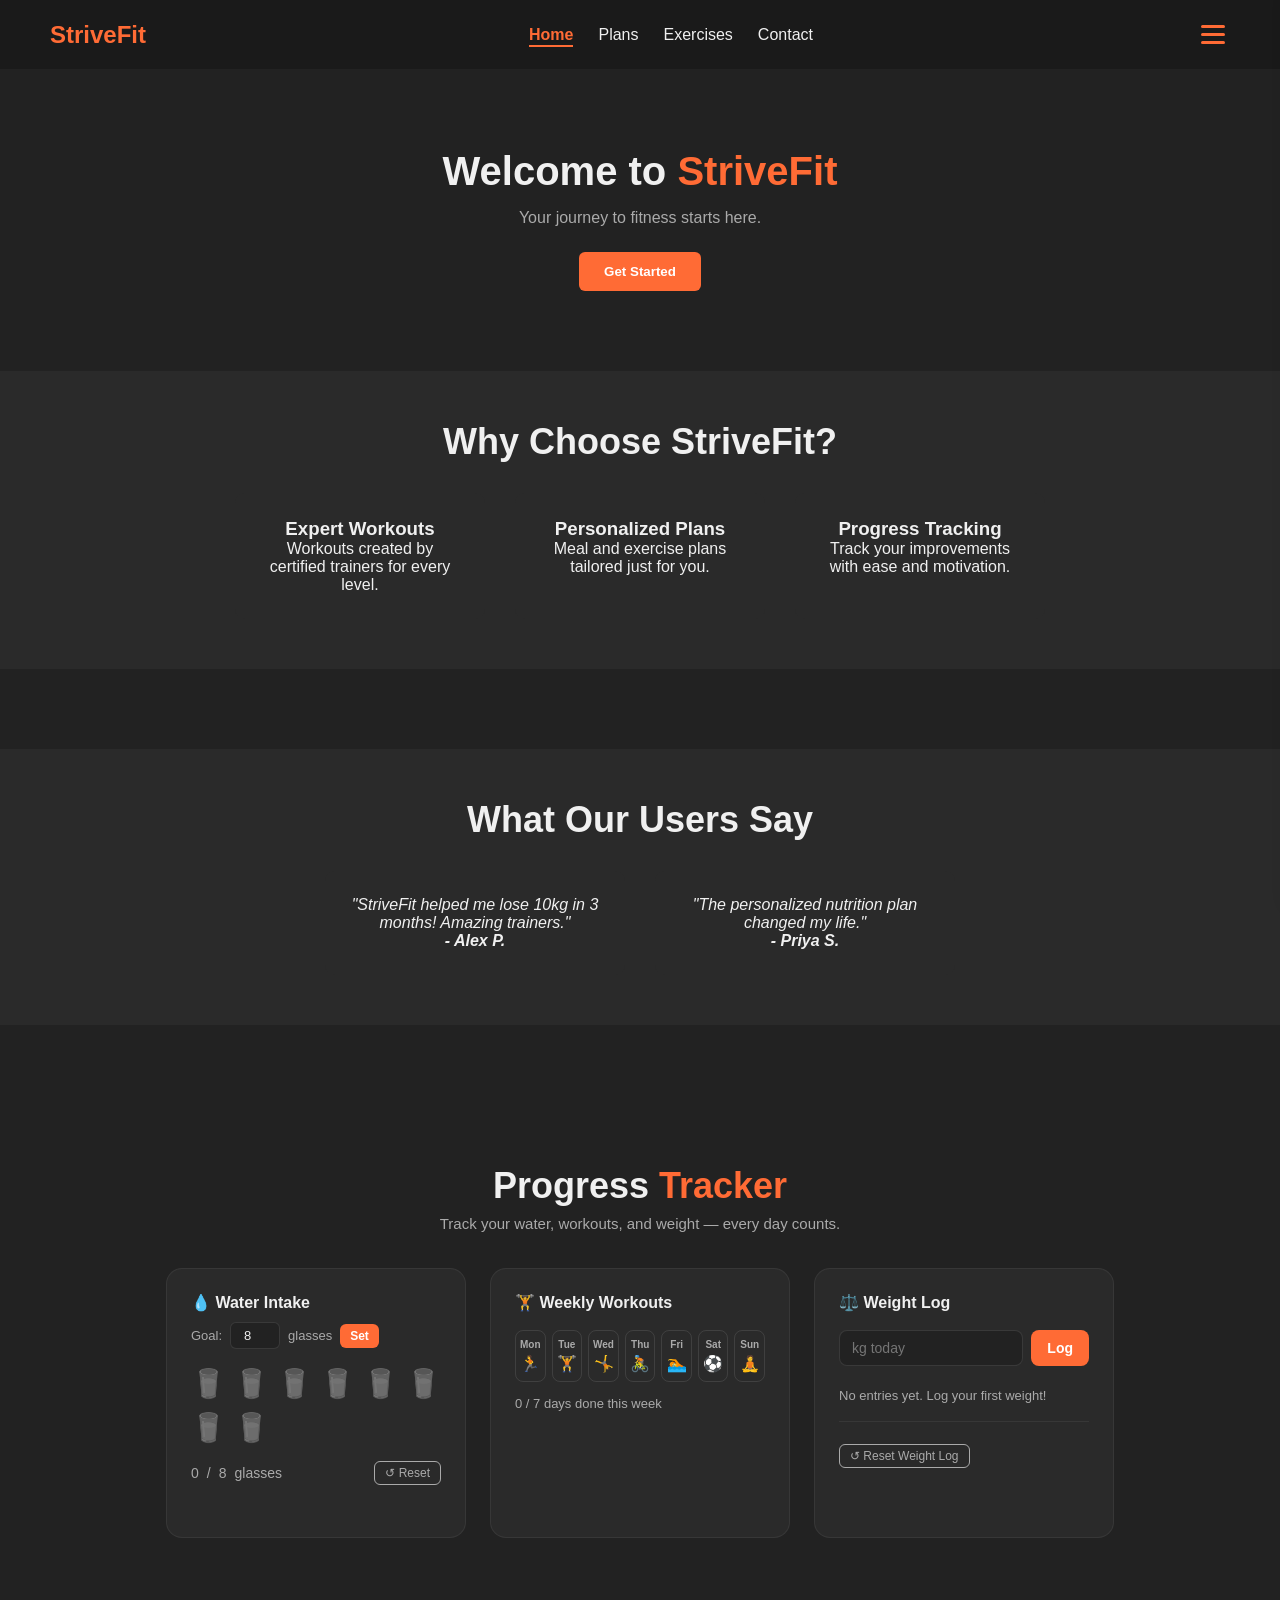
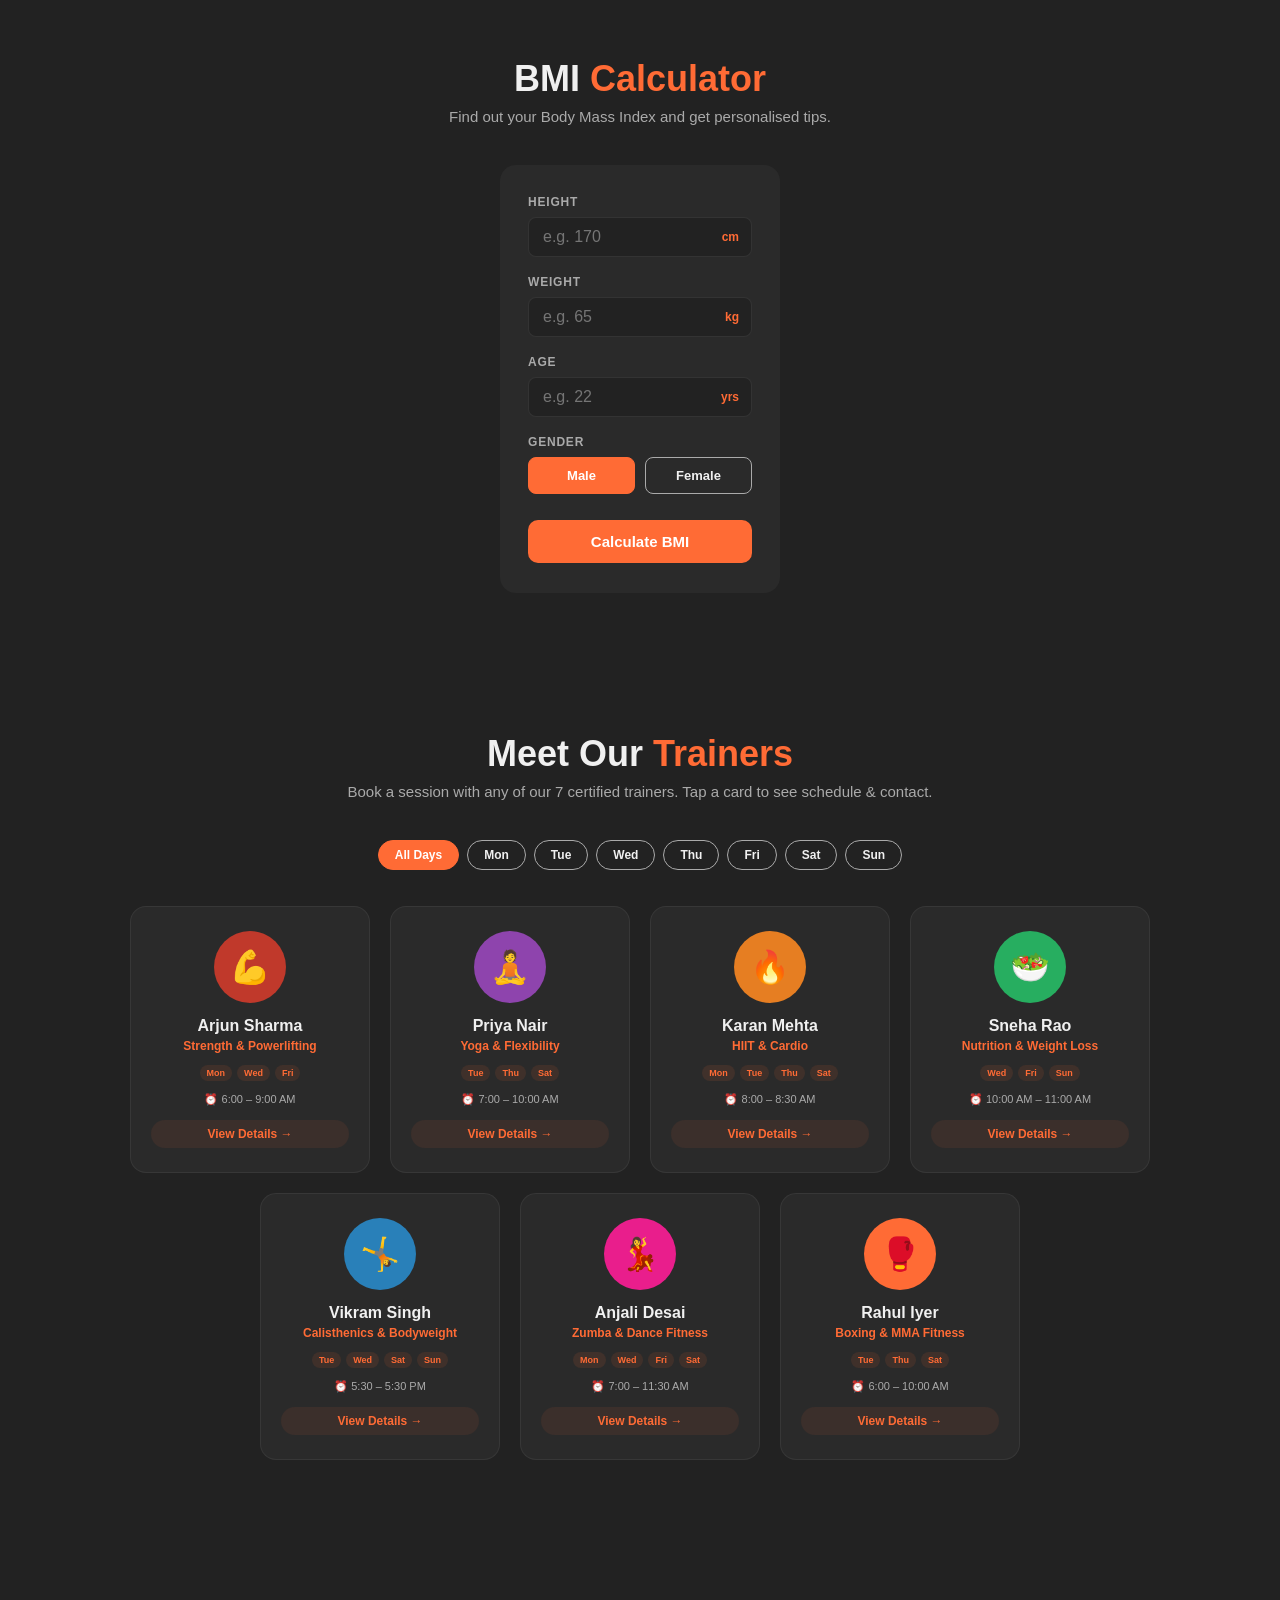
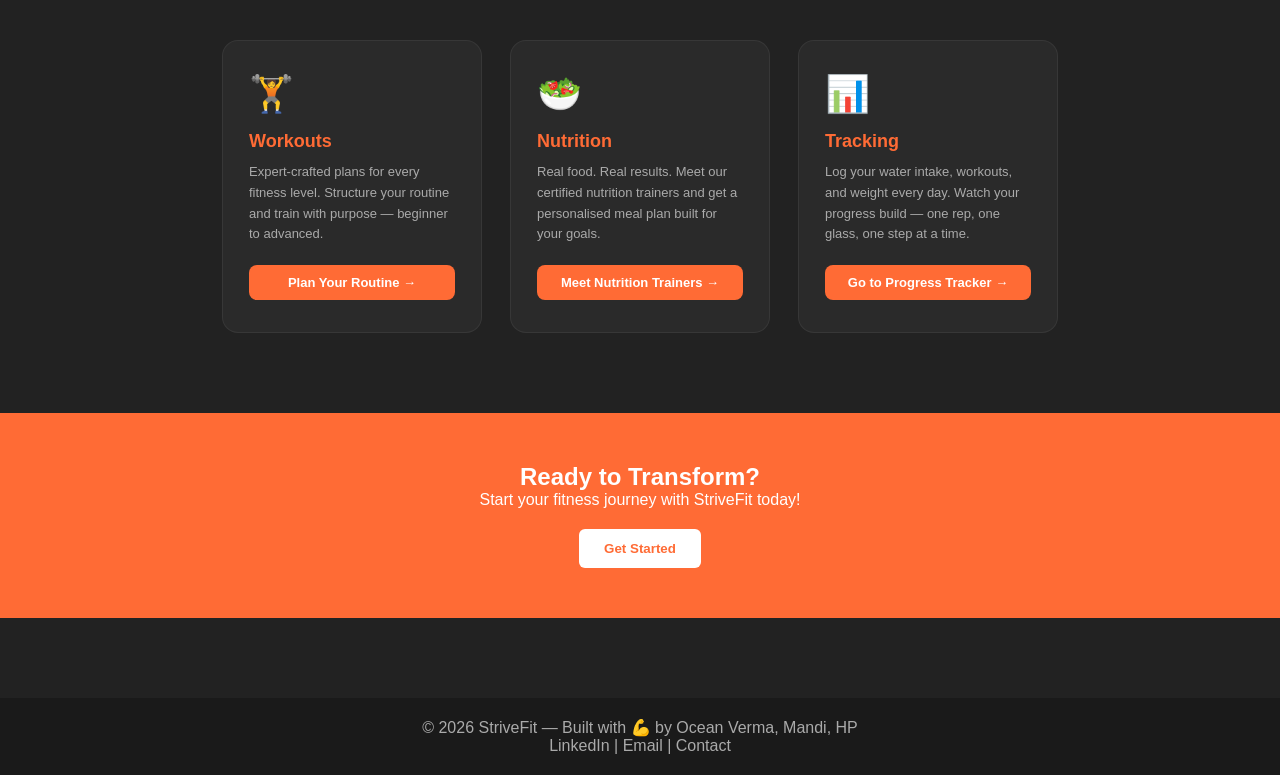
<file: index.html>
<!DOCTYPE html>
<html lang="en">
<head>
  <meta charset="UTF-8">
  <meta name="viewport" content="width=device-width, initial-scale=1.0">
  <title>StriveFit</title>
  <link rel="preconnect" href="https://fonts.googleapis.com">
  <link href="https://fonts.googleapis.com/css2?family=Bebas+Neue&family=DM+Sans:wght@300;400;500;600;700&display=swap" rel="stylesheet">
  <link rel="stylesheet" href="style.css">
</head>
<body>

<!-- Navbar -->
<nav>
  <h1>StriveFit</h1>
  <ul id="nav-links">
    <li><a href="index.html">Home</a></li>
    <li><a href="workout-plans.html">Plans</a></li>
    <li><a href="exercises.html">Exercises</a></li>
    <li><a href="contact.html">Contact</a></li>
  </ul>
  <button id="menu-btn">
    <span></span>
    <span></span>
    <span></span>
  </button>
</nav>

<!-- Overlay -->
<div id="overlay"></div>

<!-- Side Panel -->
<div id="side-panel">
  <ul class="panel-menu">
    <li><a href="index.html">Home</a></li>
    <li><button id="policy-btn">Policy</button></li>
    <li>
      <div class="theme-row">
        <span>Theme</span>
        <button class="theme-btn" id="light-btn" title="Light">☀️</button>
        <button class="theme-btn" id="dark-btn" title="Dark">🌙</button>
      </div>
    </li>
    <li>
      <div class="account-section">
        <button class="account-toggle" id="account-btn">👤 Account</button>
        <div class="account-details" id="account-details">
          <div class="user-icon">👤</div>
          <p>Email: <span>307naeco16@gmail.com</span></p>
          <p>Mobile: <span>+91 8580513002</span></p>
        </div>
      </div>
    </li>
  </ul>
</div>

<!-- Policy Popup -->
<div id="policy-popup">
  <div class="policy-box">
    <button class="policy-close" id="policy-close">✕</button>
    <h2>Privacy Policy</h2>
    <p>At StriveFit, we are committed to safeguarding the privacy and security of our website visitors and users.</p>
    <p>By accessing or using our website, you agree to the terms of this Privacy Policy.</p>
    <h3>Information Collection and Use</h3>
    <p>We may collect personally identifiable information such as your name, email address, phone number, and date of birth when you register or contact us.</p>
    <h3>Cookies and Similar Technologies</h3>
    <p>We use cookies to collect information about your interaction with our website.</p>
    <h3>Data Security</h3>
    <p>We implement appropriate security measures to protect your personal information.</p>
    <h3>Children's Privacy</h3>
    <p>Our website is not intended for children under the age of 16.</p>
    <h3>Contact Us</h3>
    <p>Questions? Mail us at: <span style="color:var(--accent-color)">307naeco16@gmail.com</span></p>
  </div>
</div>

<!-- Hero Section -->
<section class="hero">
  <h2>Welcome to <span>StriveFit</span></h2>
  <p>Your journey to fitness starts here.</p>
  <button>Get Started</button>
</section>

<section class="why-us">
  <h2>Why Choose StriveFit?</h2>
  <div class="why-cards">
    <div class="card">
      <h3>Expert Workouts</h3>
      <p>Workouts created by certified trainers for every level.</p>
    </div>
    <div class="card">
      <h3>Personalized Plans</h3>
      <p>Meal and exercise plans tailored just for you.</p>
    </div>
    <div class="card">
      <h3>Progress Tracking</h3>
      <p>Track your improvements with ease and motivation.</p>
    </div>
  </div>
</section>

<section class="testimonials">
  <h2>What Our Users Say</h2>
  <div class="testimonial-cards">
    <div class="card">
      <p>"StriveFit helped me lose 10kg in 3 months! Amazing trainers."</p>
      <h4>- Alex P.</h4>
    </div>
    <div class="card">
      <p>"The personalized nutrition plan changed my life."</p>
      <h4>- Priya S.</h4>
    </div>
  </div>
</section>

<!-- PROGRESS TRACKER SECTION -->
<section class="progress-section" id="progress-section">
  <h2>Progress <span>Tracker</span></h2>
  <p class="progress-sub">Track your water, workouts, and weight — every day counts.</p>

  <div class="progress-grid">

    <!-- WATER TRACKER -->
    <div class="tracker-card" id="water-tracker">
      <div class="tracker-header">
        <h3>💧 Water Intake</h3>
        <div class="water-goal-row">
          <label>Goal:</label>
          <input type="number" id="water-goal-input" value="8" min="1" max="20" />
          <span>glasses</span>
          <button onclick="setWaterGoal()">Set</button>
        </div>
      </div>
      <div class="glasses-container" id="glasses-container"></div>
      <div class="water-count-row">
        <span id="water-count">0</span> / <span id="water-goal-display">8</span> glasses
        <button class="reset-btn" onclick="resetWater()">↺ Reset</button>
      </div>
      <div class="water-msg" id="water-msg"></div>
    </div>

    <!-- WORKOUT CHECK-OFF -->
    <div class="tracker-card" id="workout-tracker">
      <div class="tracker-header">
        <h3>🏋️ Weekly Workouts</h3>
      </div>
      <div class="days-grid" id="days-grid"></div>
      <div class="workout-summary" id="workout-summary">0 / 7 days done this week</div>
      <div class="streak-badge" id="streak-badge" style="display:none;">🔥 <span id="streak-num">0</span> day streak!</div>
    </div>

    <!-- WEIGHT LOG -->
    <div class="tracker-card" id="weight-tracker">
      <div class="tracker-header">
        <h3>⚖️ Weight Log</h3>
      </div>
      <div class="weight-entry-row">
        <input type="number" id="weight-input" placeholder="kg today" min="20" max="300" step="0.1" />
        <button onclick="logWeight()">Log</button>
      </div>
      <div class="weight-list" id="weight-list"></div>
      <div class="weight-trend" id="weight-trend"></div>
      <!-- ✅ RESET BUTTON ADDED -->
      <button class="reset-btn" onclick="resetWeightLog()" style="margin-top:12px;">↺ Reset Weight Log</button>
    </div>

  </div>
</section>

<style>
.progress-section {
  margin-top: 80px;
  padding: 60px 20px 40px;
}
.progress-section h2 { font-size: 36px; margin-bottom: 8px; }
.progress-section h2 span { color: var(--accent-color); }
.progress-sub { color: var(--muted-text); margin-bottom: 36px; font-size: 15px; }

.progress-grid {
  display: flex;
  flex-wrap: wrap;
  justify-content: center;
  gap: 24px;
  max-width: 1050px;
  margin: 0 auto;
}

.tracker-card {
  background: var(--card-bg);
  border-radius: 16px;
  padding: 24px;
  width: 300px;
  border: 1.5px solid rgba(255,255,255,0.06);
  text-align: left;
}
.light .tracker-card { border-color: rgba(0,0,0,0.07); }

.tracker-header { margin-bottom: 18px; }
.tracker-header h3 { font-size: 16px; color: var(--text-color); margin-bottom: 10px; }

.water-goal-row {
  display: flex; gap: 8px; align-items: center;
  font-size: 13px; color: var(--muted-text);
}
.water-goal-row input {
  width: 50px; padding: 5px 8px; border-radius: 6px;
  border: 1.5px solid rgba(255,255,255,0.1);
  background: var(--bg-color); color: var(--text-color);
  font-size: 13px; text-align: center;
}
.light .water-goal-row input { border-color: rgba(0,0,0,0.12); }
.water-goal-row button {
  padding: 5px 10px; border-radius: 6px;
  background: var(--accent-color); color: #fff;
  border: none; font-size: 12px; font-weight: 700; cursor: pointer;
}

.glasses-container {
  display: flex; flex-wrap: wrap;
  gap: 8px; margin-bottom: 14px;
  min-height: 80px;
}

.glass {
  font-size: 28px; cursor: pointer;
  transition: transform 0.2s, filter 0.2s;
  filter: grayscale(1) opacity(0.35);
  user-select: none;
  animation: glassIdle 2s ease-in-out infinite alternate;
}
.glass:nth-child(2n) { animation-delay: 0.3s; }
.glass:nth-child(3n) { animation-delay: 0.6s; }

@keyframes glassIdle {
  from { transform: translateY(0); }
  to   { transform: translateY(-3px); }
}

.glass.filled {
  filter: grayscale(0) opacity(1);
  animation: glassFill 0.4s ease, glassWave 2s ease-in-out 0.4s infinite alternate;
}

@keyframes glassFill {
  0%   { transform: scale(1); }
  50%  { transform: scale(1.3); }
  100% { transform: scale(1); }
}
@keyframes glassWave {
  from { transform: translateY(0) rotate(-3deg); }
  to   { transform: translateY(-4px) rotate(3deg); }
}

.water-count-row {
  font-size: 14px; color: var(--muted-text);
  display: flex; gap: 8px; align-items: center; margin-bottom: 8px;
}
.reset-btn {
  margin-left: auto; padding: 4px 10px; border-radius: 6px;
  background: none; border: 1px solid var(--muted-text);
  color: var(--muted-text); font-size: 12px; cursor: pointer;
}
.reset-btn:hover { border-color: var(--accent-color); color: var(--accent-color); }
.water-msg { font-size: 13px; color: var(--accent-color); font-weight: 600; min-height: 20px; }

.days-grid {
  display: grid; grid-template-columns: repeat(7, 1fr);
  gap: 6px; margin-bottom: 14px;
}
.day-btn {
  display: flex; flex-direction: column; align-items: center;
  gap: 4px; padding: 8px 4px; border-radius: 8px;
  border: 1.5px solid rgba(255,255,255,0.1);
  background: none; cursor: pointer;
  transition: all 0.2s; color: var(--muted-text);
}
.light .day-btn { border-color: rgba(0,0,0,0.1); }
.day-btn .day-label { font-size: 10px; font-weight: 700; }
.day-btn .day-icon { font-size: 16px; }
.day-btn.done {
  background: rgba(0,200,100,0.15);
  border-color: #00c864;
  color: #00c864;
}
.day-btn.done .day-icon::after { content: '✓'; font-size: 14px; }
.workout-summary { font-size: 13px; color: var(--muted-text); margin-bottom: 8px; }
.streak-badge {
  font-size: 13px; font-weight: 700; color: #ff6b35;
  background: rgba(255,107,53,0.1); border-radius: 8px;
  padding: 6px 12px; display: inline-block;
}

.weight-entry-row {
  display: flex; gap: 8px; margin-bottom: 14px;
}
.weight-entry-row input {
  flex: 1; padding: 9px 12px; border-radius: 8px;
  border: 1.5px solid rgba(255,255,255,0.1);
  background: var(--bg-color); color: var(--text-color); font-size: 14px;
}
.light .weight-entry-row input { border-color: rgba(0,0,0,0.12); }
.weight-entry-row button {
  padding: 9px 16px; border-radius: 8px;
  background: var(--accent-color); color: #fff;
  border: none; font-weight: 700; cursor: pointer; font-size: 14px;
}
.weight-entry-row button:hover { background: #e05520; }

.weight-list {
  display: flex; flex-direction: column; gap: 6px;
  max-height: 160px; overflow-y: auto; margin-bottom: 10px;
}
.weight-item {
  display: flex; justify-content: space-between; align-items: center;
  font-size: 13px; padding: 6px 10px; border-radius: 6px;
  background: var(--bg-color);
}
.weight-item .wi-val { font-weight: 700; color: var(--text-color); }
.weight-item .wi-date { color: var(--muted-text); font-size: 11px; }
.weight-item .wi-delta { font-size: 11px; font-weight: 700; }
.weight-item .wi-delta.up { color: #ff503c; }
.weight-item .wi-delta.down { color: #00c864; }

.weight-trend {
  font-size: 13px; color: var(--muted-text);
  border-top: 1px solid rgba(255,255,255,0.06); padding-top: 10px;
}
.light .weight-trend { border-top-color: rgba(0,0,0,0.06); }
</style>

<script>
// ---- WATER TRACKER ----
let waterGoal = parseInt(localStorage.getItem('sf-water-goal') || '8');
let waterDrank = parseInt(localStorage.getItem('sf-water-today') || '0');

function buildGlasses() {
  const container = document.getElementById('glasses-container');
  container.innerHTML = '';
  document.getElementById('water-goal-display').textContent = waterGoal;
  document.getElementById('water-count').textContent = waterDrank;

  for (let i = 0; i < waterGoal; i++) {
    const g = document.createElement('span');
    g.className = 'glass' + (i < waterDrank ? ' filled' : '');
    g.textContent = '🥛';
    g.title = 'Glass ' + (i + 1);
    g.onclick = () => drinkGlass(i);
    container.appendChild(g);
  }

  const pct = waterDrank / waterGoal;
  const msg = document.getElementById('water-msg');
  if (waterDrank >= waterGoal) msg.textContent = '🎉 Goal reached! You\'re hydrated!';
  else if (pct >= 0.5) msg.textContent = 'Halfway there! 🌊';
  else if (pct > 0) msg.textContent = 'Keep going! 💪';
  else msg.textContent = '';
}

function drinkGlass(idx) {
  if (idx === waterDrank) waterDrank++;
  else if (idx === waterDrank - 1) waterDrank--;
  waterDrank = Math.max(0, Math.min(waterGoal, waterDrank));
  localStorage.setItem('sf-water-today', waterDrank);
  buildGlasses();
}

function setWaterGoal() {
  const val = parseInt(document.getElementById('water-goal-input').value);
  if (val >= 1 && val <= 20) {
    waterGoal = val;
    waterDrank = 0;
    localStorage.setItem('sf-water-goal', waterGoal);
    localStorage.setItem('sf-water-today', 0);
    buildGlasses();
  }
}

function resetWater() {
  waterDrank = 0;
  localStorage.setItem('sf-water-today', 0);
  buildGlasses();
}

// ---- WORKOUT TRACKER ----
const DAYS = ['Mon', 'Tue', 'Wed', 'Thu', 'Fri', 'Sat', 'Sun'];
const DAY_ICONS = ['🏃', '🏋️', '🤸', '🚴', '🏊', '⚽', '🧘'];

function getWeekKey() {
  const now = new Date();
  const start = new Date(now);
  start.setDate(now.getDate() - now.getDay());
  return 'sf-week-' + start.toISOString().slice(0, 10);
}

function buildWorkout() {
  const key = getWeekKey();
  const done = JSON.parse(localStorage.getItem(key) || '[]');
  const grid = document.getElementById('days-grid');
  grid.innerHTML = '';

  DAYS.forEach((day, i) => {
    const btn = document.createElement('button');
    btn.className = 'day-btn' + (done.includes(i) ? ' done' : '');
    btn.innerHTML = `<span class="day-label">${day}</span><span class="day-icon">${done.includes(i) ? '' : DAY_ICONS[i]}</span>`;
    btn.onclick = () => toggleDay(i);
    grid.appendChild(btn);
  });

  const count = done.length;
  document.getElementById('workout-summary').textContent = `${count} / 7 days done this week`;

  const streak = parseInt(localStorage.getItem('sf-streak') || '0');
  const badge = document.getElementById('streak-badge');
  if (streak > 0) {
    badge.style.display = 'inline-block';
    document.getElementById('streak-num').textContent = streak;
  }
}

function toggleDay(idx) {
  const key = getWeekKey();
  let done = JSON.parse(localStorage.getItem(key) || '[]');
  if (done.includes(idx)) done = done.filter(d => d !== idx);
  else done.push(idx);
  localStorage.setItem(key, JSON.stringify(done));

  let streak = done.length;
  localStorage.setItem('sf-streak', streak);
  buildWorkout();
}

// ---- WEIGHT LOG ----
function logWeight() {
  const val = parseFloat(document.getElementById('weight-input').value);
  if (!val || val < 20 || val > 300) { alert('Enter a valid weight (20–300 kg)'); return; }

  const logs = JSON.parse(localStorage.getItem('sf-weights') || '[]');
  const today = new Date().toLocaleDateString('en-IN', { day: '2-digit', month: 'short' });
  logs.unshift({ val, date: today });
  if (logs.length > 10) logs.pop();
  localStorage.setItem('sf-weights', JSON.stringify(logs));
  document.getElementById('weight-input').value = '';
  renderWeightLog();
}

// ✅ NEW: Reset weight log
function resetWeightLog() {
  if (confirm('Clear all weight log entries?')) {
    localStorage.removeItem('sf-weights');
    renderWeightLog();
  }
}

function renderWeightLog() {
  const logs = JSON.parse(localStorage.getItem('sf-weights') || '[]');
  const list = document.getElementById('weight-list');
  list.innerHTML = '';

  if (logs.length === 0) {
    list.innerHTML = '<p style="color:var(--muted-text);font-size:13px;padding:8px 0;">No entries yet. Log your first weight!</p>';
    document.getElementById('weight-trend').textContent = '';
    return;
  }

  logs.forEach((entry, i) => {
    const prev = logs[i + 1];
    let deltaHTML = '';
    if (prev) {
      const diff = (entry.val - prev.val).toFixed(1);
      const cls = diff > 0 ? 'up' : 'down';
      const arrow = diff > 0 ? '▲' : '▼';
      deltaHTML = `<span class="wi-delta ${cls}">${arrow} ${Math.abs(diff)}</span>`;
    }
    list.innerHTML += `
      <div class="weight-item">
        <span class="wi-val">${entry.val} kg</span>
        <span class="wi-date">${entry.date}</span>
        ${deltaHTML}
      </div>`;
  });

  if (logs.length >= 2) {
    const diff = (logs[0].val - logs[logs.length - 1].val).toFixed(1);
    const trend = diff < 0 ? `↓ ${Math.abs(diff)} kg lost overall 🎉` : diff > 0 ? `↑ ${diff} kg gained overall` : 'Weight stable ✓';
    document.getElementById('weight-trend').textContent = trend;
  }
}

buildGlasses();
buildWorkout();
renderWeightLog();
</script>

<!-- BMI CALCULATOR -->
<section class="bmi-section" id="bmi">
  <h2>BMI <span style="color:var(--accent-color)">Calculator</span></h2>
  <p class="section-sub">Find out your Body Mass Index and get personalised tips.</p>

  <div class="bmi-wrapper">
    <div class="bmi-form-box">
      <div class="bmi-field">
        <label>Height</label>
        <div class="bmi-input-row">
          <input type="number" id="bmi-height" placeholder="e.g. 170" min="50" max="250" />
          <span class="bmi-unit">cm</span>
        </div>
      </div>
      <div class="bmi-field">
        <label>Weight</label>
        <div class="bmi-input-row">
          <input type="number" id="bmi-weight" placeholder="e.g. 65" min="10" max="300" />
          <span class="bmi-unit">kg</span>
        </div>
      </div>
      <div class="bmi-field">
        <label>Age</label>
        <div class="bmi-input-row">
          <input type="number" id="bmi-age" placeholder="e.g. 22" min="5" max="100" />
          <span class="bmi-unit">yrs</span>
        </div>
      </div>
      <div class="bmi-field">
        <label>Gender</label>
        <div class="bmi-gender-row">
          <button class="gender-btn active" id="gender-male" onclick="selectGender('male')">Male</button>
          <button class="gender-btn" id="gender-female" onclick="selectGender('female')">Female</button>
        </div>
      </div>
      <button class="bmi-calc-btn" onclick="calculateBMI()">Calculate BMI</button>
    </div>

    <div class="bmi-result-box" id="bmi-result-box" style="display:none;">
      <div class="bmi-gif" id="bmi-gif">😊</div>
      <div class="bmi-number" id="bmi-number">--</div>
      <div class="bmi-category" id="bmi-category">--</div>
      <div class="bmi-scale">
        <div class="bmi-scale-bar">
          <div class="bmi-scale-fill" id="bmi-scale-fill"></div>
          <div class="bmi-scale-marker" id="bmi-scale-marker"></div>
        </div>
        <div class="bmi-scale-labels">
          <span>Underweight</span><span>Normal</span><span>Overweight</span><span>Obese</span>
        </div>
      </div>
      <button class="bmi-suggest-btn" id="bmi-suggest-btn" onclick="toggleSuggestions()">Need Suggestions to Improve →</button>
    </div>

    <div class="bmi-suggestions-box" id="bmi-suggestions-box" style="display:none;">
      <h3 id="suggest-title">Suggestions</h3>
      <ul class="suggest-list" id="suggest-list"></ul>
    </div>
  </div>
</section>

<style>
.bmi-section { padding: 80px 20px 60px; background: var(--bg-color); }
.bmi-section h2 { font-size: 36px; margin-bottom: 8px; }
.section-sub { color: var(--muted-text); margin-bottom: 40px; font-size: 15px; }
.bmi-wrapper { display: flex; justify-content: center; align-items: flex-start; gap: 24px; flex-wrap: wrap; max-width: 1000px; margin: 0 auto; }
.bmi-form-box { background: var(--card-bg); border-radius: 16px; padding: 30px 28px; width: 280px; text-align: left; }
.bmi-field { margin-bottom: 18px; }
.bmi-field label { display: block; font-size: 12px; font-weight: 700; color: var(--muted-text); text-transform: uppercase; letter-spacing: 0.8px; margin-bottom: 8px; }
.bmi-input-row { display: flex; align-items: center; background: var(--bg-color); border-radius: 8px; border: 1.5px solid rgba(255,255,255,0.08); overflow: hidden; }
.light .bmi-input-row { border: 1.5px solid rgba(0,0,0,0.1); }
.bmi-input-row input { flex: 1; background: none; border: none; outline: none; padding: 10px 14px; color: var(--text-color); font-size: 16px; width: 100%; }
.bmi-unit { padding: 0 12px; font-size: 12px; font-weight: 700; color: var(--accent-color); }
.bmi-gender-row { display: flex; gap: 10px; }
.gender-btn { flex: 1; padding: 10px; border-radius: 8px; border: 1.5px solid var(--muted-text); background: none; color: var(--text-color); font-size: 13px; font-weight: 600; cursor: pointer; transition: all 0.2s; }
.gender-btn.active { background: var(--accent-color); border-color: var(--accent-color); color: #fff; }
.bmi-calc-btn { width: 100%; padding: 13px; background: var(--accent-color); color: #fff; border: none; border-radius: 10px; font-size: 15px; font-weight: 700; cursor: pointer; margin-top: 8px; transition: background 0.2s, transform 0.1s; }
.bmi-calc-btn:hover { background: #e05520; }
.bmi-calc-btn:active { transform: scale(0.98); }
.bmi-result-box { background: var(--card-bg); border-radius: 16px; padding: 30px 28px; width: 260px; text-align: center; animation: fadeInUp 0.4s ease; }
@keyframes fadeInUp { from { opacity: 0; transform: translateY(20px); } to { opacity: 1; transform: translateY(0); } }
.bmi-gif { font-size: 72px; margin-bottom: 12px; animation: bounce 0.8s ease infinite alternate; line-height: 1; }
@keyframes bounce { from { transform: translateY(0); } to { transform: translateY(-10px); } }
.bmi-number { font-size: 52px; font-weight: 800; color: var(--accent-color); line-height: 1; }
.bmi-category { font-size: 18px; font-weight: 700; margin: 8px 0 20px; color: var(--text-color); }
.bmi-scale { margin-bottom: 20px; }
.bmi-scale-bar { position: relative; height: 10px; border-radius: 10px; background: linear-gradient(to right, #4fc3f7, #66bb6a, #ffb400, #ff503c); margin-bottom: 6px; }
.bmi-scale-marker { position: absolute; top: -5px; width: 20px; height: 20px; border-radius: 50%; background: #fff; border: 3px solid var(--accent-color); transform: translateX(-50%); transition: left 0.6s cubic-bezier(.34,1.56,.64,1); }
.bmi-scale-labels { display: flex; justify-content: space-between; font-size: 10px; color: var(--muted-text); }
.bmi-suggest-btn { width: 100%; padding: 11px; background: none; border: 2px solid var(--accent-color); color: var(--accent-color); border-radius: 10px; font-size: 13px; font-weight: 700; cursor: pointer; transition: all 0.2s; }
.bmi-suggest-btn:hover { background: var(--accent-color); color: #fff; }
.bmi-suggestions-box { background: var(--card-bg); border-radius: 16px; padding: 28px 24px; width: 260px; text-align: left; animation: fadeInUp 0.4s ease; }
.bmi-suggestions-box h3 { color: var(--accent-color); font-size: 16px; margin-bottom: 16px; font-weight: 700; }
.suggest-list { list-style: none; padding: 0; }
.suggest-list li { display: flex; align-items: flex-start; gap: 10px; font-size: 13px; color: var(--muted-text); padding: 8px 0; border-bottom: 1px solid rgba(255,255,255,0.06); line-height: 1.5; }
.light .suggest-list li { border-bottom: 1px solid rgba(0,0,0,0.07); }
.suggest-list li::before { content: '✦'; color: var(--accent-color); font-size: 10px; margin-top: 3px; flex-shrink: 0; }
</style>

<script>
let selectedGender = 'male';
let suggestionsVisible = false;

function selectGender(g) {
  selectedGender = g;
  document.getElementById('gender-male').classList.toggle('active', g === 'male');
  document.getElementById('gender-female').classList.toggle('active', g === 'female');
}

const suggestionMap = {
  underweight: { title: '💪 Tips to Gain Healthy Weight', items: ['Eat calorie-dense foods: nuts, avocado, whole grains.','Add a protein shake or smoothie between meals.','Do resistance training 3x per week to build muscle.','Eat 5–6 smaller meals instead of 3 large ones.','Track your calories and aim for a 300–500 kcal surplus.','Sleep 7–9 hours — growth hormone peaks at night.'] },
  normal: { title: '🌟 Keep Up the Great Work!', items: ['Maintain balanced meals: 50% veg, 25% protein, 25% carbs.','Stay active with 150 min of moderate exercise per week.','Drink at least 8 glasses of water daily.','Get annual health check-ups to monitor key markers.','Prioritise sleep and stress management.','You\'re in the healthy range — consistency is key!'] },
  overweight: { title: '🥗 Tips to Reach a Healthy Weight', items: ['Create a moderate calorie deficit of 300–500 kcal/day.','Swap refined carbs for whole grains.','Walk at least 10,000 steps daily.','Include 25–30g of protein at every meal to stay full.','Reduce sugary drinks — replace with water or green tea.','Strength training preserves muscle while losing fat.'] },
  obese: { title: '❤️ Start Your Health Journey Today', items: ['Consult a doctor or dietitian for a personalised plan.','Start with low-impact exercise: walking, swimming, cycling.','Cut out ultra-processed foods and cook at home more.','Lose weight gradually: 0.5–1 kg/week is sustainable.','Track what you eat using an app like MyFitnessPal.','Small habits compound — celebrate every win!'] }
};

function calculateBMI() {
  const h = parseFloat(document.getElementById('bmi-height').value);
  const w = parseFloat(document.getElementById('bmi-weight').value);
  const a = parseFloat(document.getElementById('bmi-age').value);
  if (!h || !w || !a || h < 50 || w < 10 || a < 5) { alert('Please enter valid height, weight, and age.'); return; }
  const bmi = w / ((h / 100) ** 2);
  const rounded = bmi.toFixed(1);
  let category, gif, markerPos, color;
  if (bmi < 18.5) { category = 'Underweight'; gif = '😟'; markerPos = 8; color = '#4fc3f7'; }
  else if (bmi < 25) { category = 'Normal Weight'; gif = '🎉'; markerPos = 32; color = '#66bb6a'; }
  else if (bmi < 30) { category = 'Overweight'; gif = '😬'; markerPos = 62; color = '#ffb400'; }
  else { category = 'Obese'; gif = '😥'; markerPos = 88; color = '#ff503c'; }

  const box = document.getElementById('bmi-result-box');
  box.style.display = 'block';
  box.style.animation = 'none'; void box.offsetWidth; box.style.animation = 'fadeInUp 0.4s ease';
  document.getElementById('bmi-gif').textContent = gif;
  document.getElementById('bmi-number').textContent = rounded;
  document.getElementById('bmi-number').style.color = color;
  document.getElementById('bmi-category').textContent = category;
  document.getElementById('bmi-scale-marker').style.left = markerPos + '%';
  const key = bmi < 18.5 ? 'underweight' : bmi < 25 ? 'normal' : bmi < 30 ? 'overweight' : 'obese';
  document.getElementById('bmi-result-box').dataset.bmiKey = key;
  document.getElementById('bmi-suggestions-box').style.display = 'none';
  suggestionsVisible = false;
  document.getElementById('bmi-suggest-btn').textContent = 'Need Suggestions to Improve →';
}

function toggleSuggestions() {
  const key = document.getElementById('bmi-result-box').dataset.bmiKey;
  const box = document.getElementById('bmi-suggestions-box');
  suggestionsVisible = !suggestionsVisible;
  if (suggestionsVisible && key) {
    const data = suggestionMap[key];
    document.getElementById('suggest-title').textContent = data.title;
    document.getElementById('suggest-list').innerHTML = data.items.map(i => `<li>${i}</li>`).join('');
    box.style.display = 'block';
    box.style.animation = 'none'; void box.offsetWidth; box.style.animation = 'fadeInUp 0.4s ease';
    document.getElementById('bmi-suggest-btn').textContent = '← Hide Suggestions';
  } else {
    box.style.display = 'none';
    document.getElementById('bmi-suggest-btn').textContent = 'Need Suggestions to Improve →';
  }
}
</script>

<!-- TRAINER TIMETABLE -->
<section class="trainers-section" id="trainers">
  <h2>Meet Our <span style="color:var(--accent-color)">Trainers</span></h2>
  <p class="section-sub">Book a session with any of our 7 certified trainers. Tap a card to see schedule & contact.</p>

  <div class="trainer-day-filter" id="trainer-day-filter">
    <button class="t-day-btn active" data-day="all" onclick="filterTrainerDay(this,'all')">All Days</button>
    <button class="t-day-btn" data-day="Mon" onclick="filterTrainerDay(this,'Mon')">Mon</button>
    <button class="t-day-btn" data-day="Tue" onclick="filterTrainerDay(this,'Tue')">Tue</button>
    <button class="t-day-btn" data-day="Wed" onclick="filterTrainerDay(this,'Wed')">Wed</button>
    <button class="t-day-btn" data-day="Thu" onclick="filterTrainerDay(this,'Thu')">Thu</button>
    <button class="t-day-btn" data-day="Fri" onclick="filterTrainerDay(this,'Fri')">Fri</button>
    <button class="t-day-btn" data-day="Sat" onclick="filterTrainerDay(this,'Sat')">Sat</button>
    <button class="t-day-btn" data-day="Sun" onclick="filterTrainerDay(this,'Sun')">Sun</button>
  </div>

  <div class="trainers-grid" id="trainers-grid"></div>
  <div class="trainer-detail-panel" id="trainer-detail-panel" style="display:none;">
    <button class="trainer-detail-close" onclick="closeTrainerDetail()">✕ Close</button>
    <div class="trainer-detail-inner" id="trainer-detail-inner"></div>
  </div>
</section>

<style>
.trainers-section { padding: 80px 20px 60px; background: var(--bg-color); }
.trainers-section h2 { font-size: 36px; margin-bottom: 8px; }
.trainer-day-filter { display: flex; justify-content: center; flex-wrap: wrap; gap: 8px; margin-bottom: 36px; }
.t-day-btn { padding: 7px 16px; border-radius: 20px; border: 1.5px solid var(--muted-text); background: none; color: var(--text-color); font-size: 12px; font-weight: 700; cursor: pointer; transition: all 0.2s; }
.t-day-btn:hover { border-color: var(--accent-color); color: var(--accent-color); }
.t-day-btn.active { background: var(--accent-color); border-color: var(--accent-color); color: #fff; }
.trainers-grid { display: flex; flex-wrap: wrap; justify-content: center; gap: 20px; max-width: 1100px; margin: 0 auto 40px; }
.trainer-card { background: var(--card-bg); border-radius: 16px; padding: 24px 20px; width: 240px; cursor: pointer; transition: transform 0.25s, box-shadow 0.25s; border: 1.5px solid rgba(255,255,255,0.06); text-align: center; position: relative; }
.light .trainer-card { border: 1.5px solid rgba(0,0,0,0.07); }
.trainer-card:hover { transform: translateY(-6px); }
.trainer-card.hidden { display: none; }
.trainer-card.selected { border-color: var(--accent-color); }
.trainer-avatar { width: 72px; height: 72px; border-radius: 50%; margin: 0 auto 14px; display: flex; align-items: center; justify-content: center; font-size: 32px; font-weight: 700; color: #fff; }
.trainer-name { font-size: 16px; font-weight: 700; color: var(--text-color); margin-bottom: 4px; }
.trainer-specialty { font-size: 12px; color: var(--accent-color); font-weight: 600; margin-bottom: 12px; }
.trainer-days-row { display: flex; justify-content: center; flex-wrap: wrap; gap: 5px; margin-bottom: 12px; }
.t-day-dot { font-size: 9px; font-weight: 700; padding: 3px 7px; border-radius: 20px; background: rgba(255,107,53,0.1); color: var(--accent-color); }
.trainer-time { font-size: 11px; color: var(--muted-text); margin-bottom: 14px; }
.trainer-view-btn { font-size: 12px; font-weight: 700; color: var(--accent-color); background: rgba(255,107,53,0.08); border: none; padding: 7px 16px; border-radius: 20px; cursor: pointer; transition: background 0.2s; pointer-events: none; }
.trainer-card:hover .trainer-view-btn { background: rgba(255,107,53,0.18); }
.trainer-detail-panel { max-width: 700px; margin: 0 auto; background: var(--card-bg); border-radius: 16px; padding: 32px; position: relative; animation: fadeInUp 0.35s ease; border: 1.5px solid var(--accent-color); }
.trainer-detail-close { position: absolute; top: 16px; right: 20px; font-size: 13px; font-weight: 700; color: var(--muted-text); background: none; border: 1px solid rgba(255,255,255,0.1); padding: 5px 12px; border-radius: 20px; cursor: pointer; transition: color 0.2s; }
.trainer-detail-close:hover { color: var(--accent-color); }
.trainer-detail-inner { display: flex; gap: 28px; flex-wrap: wrap; align-items: flex-start; }
.detail-left { text-align: center; min-width: 100px; }
.detail-avatar { width: 90px; height: 90px; border-radius: 50%; display: flex; align-items: center; justify-content: center; font-size: 40px; margin: 0 auto 10px; }
.detail-right { flex: 1; text-align: left; }
.detail-right h3 { font-size: 22px; font-weight: 700; color: var(--text-color); margin-bottom: 4px; }
.detail-specialty { color: var(--accent-color); font-size: 13px; font-weight: 600; margin-bottom: 16px; }
.detail-grid { display: grid; grid-template-columns: 1fr 1fr; gap: 12px; margin-bottom: 16px; }
.detail-item label { display: block; font-size: 10px; text-transform: uppercase; letter-spacing: 0.8px; color: var(--muted-text); font-weight: 700; margin-bottom: 3px; }
.detail-item span { font-size: 13px; color: var(--text-color); font-weight: 600; }
.detail-timetable { margin-top: 16px; }
.detail-timetable h4 { font-size: 12px; text-transform: uppercase; letter-spacing: 0.8px; color: var(--muted-text); font-weight: 700; margin-bottom: 10px; }
.timetable-row { display: flex; justify-content: space-between; align-items: center; padding: 8px 0; border-bottom: 1px solid rgba(255,255,255,0.05); font-size: 13px; }
.light .timetable-row { border-bottom: 1px solid rgba(0,0,0,0.06); }
.timetable-day { color: var(--text-color); font-weight: 600; }
.timetable-time { color: var(--muted-text); }
.timetable-session { font-size: 11px; padding: 3px 8px; border-radius: 20px; background: rgba(255,107,53,0.1); color: var(--accent-color); font-weight: 700; }
.detail-contact-row { display: flex; gap: 10px; margin-top: 16px; flex-wrap: wrap; }
.contact-chip-small { display: flex; align-items: center; gap: 6px; font-size: 12px; font-weight: 600; color: var(--text-color); background: var(--bg-color); padding: 7px 14px; border-radius: 20px; text-decoration: none; border: 1px solid rgba(255,255,255,0.1); transition: border-color 0.2s; }
.light .contact-chip-small { border: 1px solid rgba(0,0,0,0.1); }
.contact-chip-small:hover { border-color: var(--accent-color); color: var(--accent-color); }
</style>

<script>
const trainersData = [
  { id:1, name:'Arjun Sharma', specialty:'Strength & Powerlifting', emoji:'💪', color:'#c0392b', exp:'8 years', cert:'NSCA-CPT', sessions:45, days:['Mon','Wed','Fri'], schedule:[{day:'Mon',time:'6:00–8:00 AM',session:'Morning Power'},{day:'Wed',time:'5:00–7:00 PM',session:'Core Strength'},{day:'Fri',time:'7:00–9:00 AM',session:'Full Body Lift'}], phone:'+91  XXXXXXXXXX', email:'arjun@strivefit.in', bio:'Specialises in progressive overload and powerlifting. Helped 200+ clients hit new PRs.' },
  { id:2, name:'Priya Nair', specialty:'Yoga & Flexibility', emoji:'🧘', color:'#8e44ad', exp:'6 years', cert:'RYT-500', sessions:38, days:['Tue','Thu','Sat'], schedule:[{day:'Tue',time:'7:00–8:30 AM',session:'Flow Yoga'},{day:'Thu',time:'6:00–7:30 PM',session:'Yin & Stretch'},{day:'Sat',time:'8:00–10:00 AM',session:'Weekend Reset'}], phone:'+91 XXXXXXXXXX', email:'priya@strivefit.in', bio:'Certified yoga instructor focused on flexibility, mindfulness, and injury prevention.' },
  { id:3, name:'Karan Mehta', specialty:'HIIT & Cardio', emoji:'🔥', color:'#e67e22', exp:'5 years', cert:'ACE-CPT', sessions:52, days:['Mon','Tue','Thu','Sat'], schedule:[{day:'Mon',time:'8:00–9:00 AM',session:'HIIT Blast'},{day:'Tue',time:'6:00–7:00 PM',session:'Cardio Circuit'},{day:'Thu',time:'7:00–8:00 AM',session:'Fat Burn HIIT'},{day:'Sat',time:'7:00–8:30 AM',session:'Weekend Burn'}], phone:'+91 XXXXXXXXXX', email:'karan@strivefit.in', bio:'High-energy HIIT specialist. Classes are intense, fun, and never boring.' },
  { id:4, name:'Sneha Rao', specialty:'Nutrition & Weight Loss', emoji:'🥗', color:'#27ae60', exp:'7 years', cert:'Certified Dietitian', sessions:30, days:['Wed','Fri','Sun'], schedule:[{day:'Wed',time:'10:00 AM–12:00 PM',session:'Meal Planning'},{day:'Fri',time:'4:00–6:00 PM',session:'Nutrition Workshop'},{day:'Sun',time:'9:00–11:00 AM',session:'Health Consult'}], phone:'+91 XXXXXXXXXX', email:'sneha@strivefit.in', bio:'Helps clients lose weight sustainably with personalised meal plans and lifestyle changes.' },
  { id:5, name:'Vikram Singh', specialty:'Calisthenics & Bodyweight', emoji:'🤸', color:'#2980b9', exp:'9 years', cert:'NASM-CPT', sessions:60, days:['Tue','Wed','Sat','Sun'], schedule:[{day:'Tue',time:'5:30–7:00 AM',session:'Bodyweight Basics'},{day:'Wed',time:'7:00–8:30 PM',session:'Bar Skills'},{day:'Sat',time:'6:00–8:00 AM',session:'Advanced Calis'},{day:'Sun',time:'4:00–5:30 PM',session:'Mobility Work'}], phone:'+91 XXXXXXXXXX', email:'vikram@strivefit.in', bio:'Master of bodyweight training. From basics to handstands — he trains all levels.' },
  { id:6, name:'Anjali Desai', specialty:'Zumba & Dance Fitness', emoji:'💃', color:'#e91e8c', exp:'4 years', cert:'ZIN Member', sessions:42, days:['Mon','Wed','Fri','Sat'], schedule:[{day:'Mon',time:'7:00–8:00 PM',session:'Zumba Fiesta'},{day:'Wed',time:'7:00–8:00 PM',session:'Dance Cardio'},{day:'Fri',time:'6:30–7:30 PM',session:'Party Zumba'},{day:'Sat',time:'10:00–11:30 AM',session:'Weekend Dance'}], phone:'+91 XXXXXXXXXX', email:'anjali@strivefit.in', bio:'Makes fitness fun! Her Zumba classes are always packed and full of energy.' },
  { id:7, name:'Rahul Iyer', specialty:'Boxing & MMA Fitness', emoji:'🥊', color:'#ff6b35', exp:'10 years', cert:'USA Boxing Coach', sessions:35, days:['Tue','Thu','Sat'], schedule:[{day:'Tue',time:'6:00–7:30 PM',session:'Boxing Basics'},{day:'Thu',time:'6:00–7:30 PM',session:'Bag Work & Combos'},{day:'Sat',time:'8:00–10:00 AM',session:'Sparring & Drills'}], phone:'+91 XXXXXXXXXX', email:'rahul@strivefit.in', bio:'Former amateur boxer turned fitness coach. Burns calories while learning real boxing skills.' }
];

let activeTrainerDay = 'all';
let selectedTrainerId = null;

function renderTrainers() {
  const grid = document.getElementById('trainers-grid');
  grid.innerHTML = '';
  trainersData.forEach(t => {
    const visible = activeTrainerDay === 'all' || t.days.includes(activeTrainerDay);
    const card = document.createElement('div');
    card.className = 'trainer-card' + (visible ? '' : ' hidden') + (selectedTrainerId === t.id ? ' selected' : '');
    card.innerHTML = `<div class="trainer-avatar" style="background:${t.color}">${t.emoji}</div><div class="trainer-name">${t.name}</div><div class="trainer-specialty">${t.specialty}</div><div class="trainer-days-row">${t.days.map(d=>`<span class="t-day-dot">${d}</span>`).join('')}</div><div class="trainer-time">⏰ ${t.schedule[0].time.split('–')[0]} – ${t.schedule[t.schedule.length-1].time.split('–').pop()}</div><div class="trainer-view-btn">View Details →</div>`;
    card.onclick = () => showTrainerDetail(t.id);
    grid.appendChild(card);
  });
}

function filterTrainerDay(btn, day) {
  document.querySelectorAll('.t-day-btn').forEach(b => b.classList.remove('active'));
  btn.classList.add('active');
  activeTrainerDay = day;
  renderTrainers();
  if (selectedTrainerId) {
    const t = trainersData.find(x => x.id === selectedTrainerId);
    if (day !== 'all' && !t.days.includes(day)) closeTrainerDetail();
  }
}

function showTrainerDetail(id) {
  selectedTrainerId = id;
  const t = trainersData.find(x => x.id === id);
  const panel = document.getElementById('trainer-detail-panel');
  const inner = document.getElementById('trainer-detail-inner');
  const scheduleRows = t.schedule.map(s=>`<div class="timetable-row"><span class="timetable-day">${s.day}</span><span class="timetable-time">${s.time}</span><span class="timetable-session">${s.session}</span></div>`).join('');
  inner.innerHTML = `<div class="detail-left"><div class="detail-avatar" style="background:${t.color}">${t.emoji}</div><div style="font-size:12px;color:var(--muted-text);font-weight:600;">${t.sessions} sessions</div></div><div class="detail-right"><h3>${t.name}</h3><div class="detail-specialty">${t.specialty}</div><p style="font-size:13px;color:var(--muted-text);margin-bottom:14px;line-height:1.5;">${t.bio}</p><div class="detail-grid"><div class="detail-item"><label>Experience</label><span>${t.exp}</span></div><div class="detail-item"><label>Certification</label><span>${t.cert}</span></div><div class="detail-item"><label>Available</label><span>${t.days.join(', ')}</span></div><div class="detail-item"><label>Sessions run</label><span>${t.sessions}+</span></div></div><div class="detail-timetable"><h4>Weekly Schedule</h4>${scheduleRows}</div><div class="detail-contact-row"><a href="tel:${t.phone}" class="contact-chip-small">📞 ${t.phone}</a><a href="mailto:${t.email}" class="contact-chip-small">✉️ ${t.email}</a></div></div>`;
  panel.style.display = 'block';
  panel.style.animation = 'none'; void panel.offsetWidth; panel.style.animation = 'fadeInUp 0.35s ease';
  panel.scrollIntoView({ behavior: 'smooth', block: 'nearest' });
  renderTrainers();
}

function closeTrainerDetail() {
  selectedTrainerId = null;
  document.getElementById('trainer-detail-panel').style.display = 'none';
  renderTrainers();
}

document.addEventListener('DOMContentLoaded', () => {
  if (document.getElementById('trainers-grid')) renderTrainers();
});
</script>

<!-- Features Section -->
<section class="features">

  <div class="feature-card">
    <div class="feature-icon">🏋️</div>
    <h3>Workouts</h3>
    <p>Expert-crafted plans for every fitness level. Structure your routine and train with purpose — beginner to advanced.</p>
    <a href="workout-plans.html" class="feature-btn">Plan Your Routine →</a>
  </div>

  <div class="feature-card">
    <div class="feature-icon">🥗</div>
    <h3>Nutrition</h3>
    <p>Real food. Real results. Meet our certified nutrition trainers and get a personalised meal plan built for your goals.</p>
    <a href="index.html#trainers" class="feature-btn">Meet Nutrition Trainers →</a>
  </div>

  <div class="feature-card">
    <div class="feature-icon">📊</div>
    <h3>Tracking</h3>
    <p>Log your water intake, workouts, and weight every day. Watch your progress build — one rep, one glass, one step at a time.</p>
    <a href="index.html#progress-section" class="feature-btn">Go to Progress Tracker →</a>
  </div>

</section>

<section class="join-us">
  <h2>Ready to Transform?</h2>
  <p>Start your fitness journey with StriveFit today!</p>
  <button>Get Started</button>
</section>

<footer>
  <p>© 2026 StriveFit — Built with 💪 by Ocean Verma, Mandi, HP</p>
  <p>
    <a href="https://www.linkedin.com/in/ocean-verma-102513368" target="_blank">LinkedIn</a> |
    <a href="mailto:307naeco16@gmail.com">Email</a> |
    <a href="contact.html">Contact</a>
  </p>
</footer>

<script src="script.js"></script>
</body>
</html>
</file>
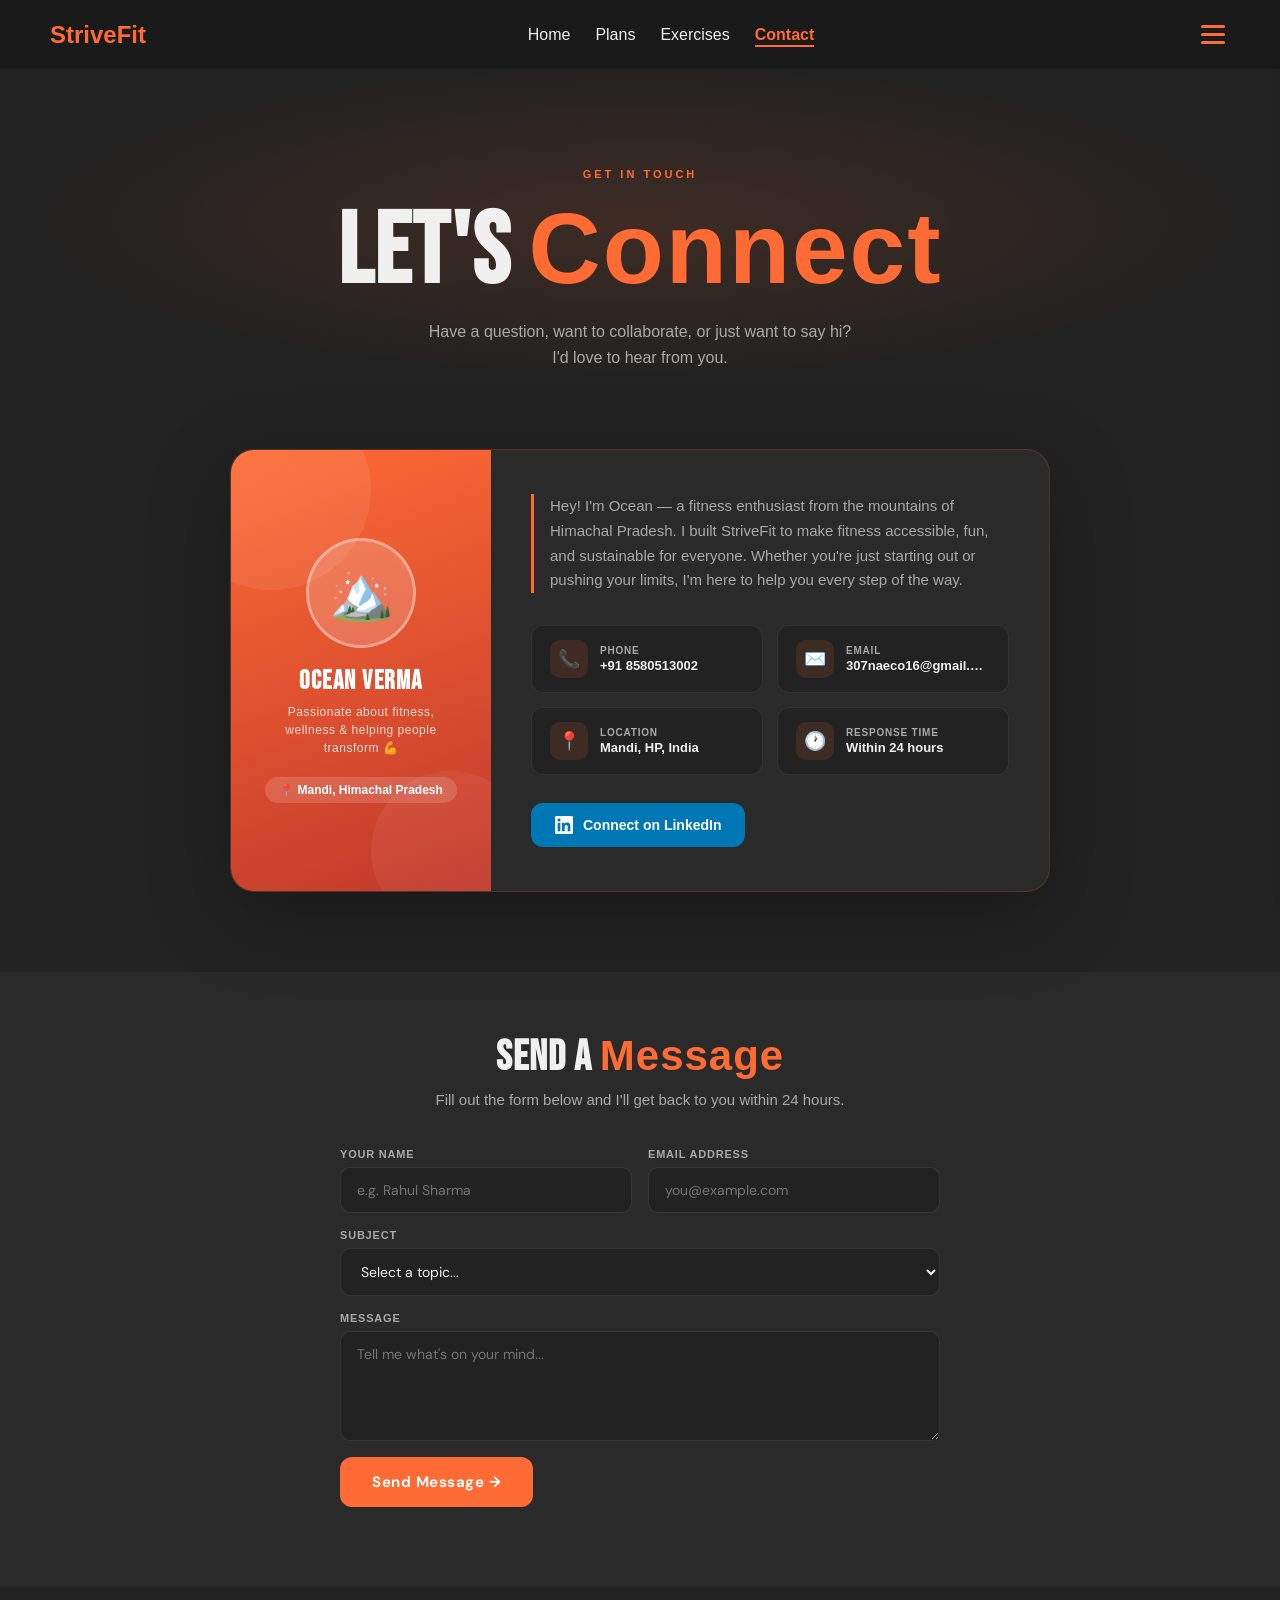
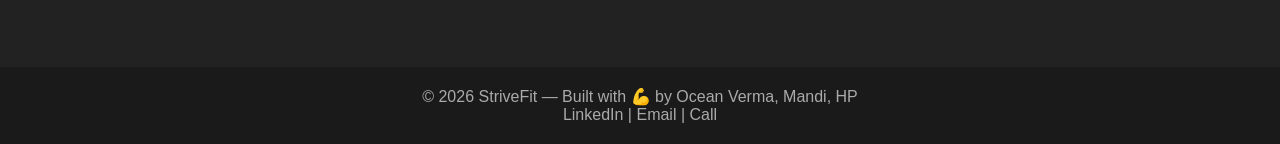
<file: contact.html>
<!DOCTYPE html>
<html lang="en">
<head>
  <meta charset="UTF-8">
  <meta name="viewport" content="width=device-width, initial-scale=1.0">
  <title>Contact – StriveFit</title>
  <link rel="preconnect" href="https://fonts.googleapis.com">
  <link href="https://fonts.googleapis.com/css2?family=Bebas+Neue&family=DM+Sans:wght@300;400;500;600;700&display=swap" rel="stylesheet">
  <link rel="stylesheet" href="style.css">
  <style>
    body { font-family: 'DM Sans', Arial, sans-serif; }
 
    /* ── HERO ── */
    .contact-hero {
      position: relative;
      min-height: 380px;
      display: flex;
      flex-direction: column;
      align-items: center;
      justify-content: center;
      overflow: hidden;
      padding: 80px 20px 60px;
      background: var(--bg-color);
    }
    .contact-hero::before {
      content: '';
      position: absolute;
      inset: 0;
      background: radial-gradient(ellipse 70% 60% at 50% 40%, rgba(255,107,53,0.13) 0%, transparent 70%);
      pointer-events: none;
    }
    .hero-tag {
      font-size: 11px;
      font-weight: 700;
      letter-spacing: 3px;
      text-transform: uppercase;
      color: var(--accent-color);
      margin-bottom: 18px;
      opacity: 0;
      animation: fadeUp 0.6s ease forwards 0.1s;
    }
    .contact-hero h1 {
      font-family: 'Bebas Neue', sans-serif;
      font-size: clamp(52px, 9vw, 100px);
      letter-spacing: 2px;
      line-height: 1;
      color: var(--text-color);
      margin-bottom: 16px;
      opacity: 0;
      animation: fadeUp 0.6s ease forwards 0.25s;
    }
    .contact-hero h1 span { color: var(--accent-color); }
    .contact-hero p {
      font-size: 16px;
      color: var(--muted-text);
      max-width: 440px;
      line-height: 1.6;
      opacity: 0;
      animation: fadeUp 0.6s ease forwards 0.4s;
    }
 
    @keyframes fadeUp {
      from { opacity: 0; transform: translateY(22px); }
      to   { opacity: 1; transform: translateY(0); }
    }
 
    /* ── PROFILE CARD ── */
    .profile-section {
      padding: 0 20px 80px;
      display: flex;
      justify-content: center;
    }
    .profile-card {
      background: var(--card-bg);
      border-radius: 24px;
      max-width: 820px;
      width: 100%;
      display: flex;
      gap: 0;
      overflow: hidden;
      border: 1.5px solid rgba(255,107,53,0.18);
      box-shadow: 0 24px 80px rgba(0,0,0,0.25);
      opacity: 0;
      animation: fadeUp 0.7s ease forwards 0.55s;
    }
 
    /* Left stripe */
    .profile-left {
      background: linear-gradient(160deg, #ff6b35 0%, #c0392b 100%);
      width: 260px;
      flex-shrink: 0;
      display: flex;
      flex-direction: column;
      align-items: center;
      justify-content: center;
      padding: 48px 28px;
      position: relative;
      overflow: hidden;
    }
    .profile-left::before {
      content: '';
      position: absolute;
      width: 200px; height: 200px;
      border-radius: 50%;
      background: rgba(255,255,255,0.07);
      top: -60px; left: -60px;
    }
    .profile-left::after {
      content: '';
      position: absolute;
      width: 160px; height: 160px;
      border-radius: 50%;
      background: rgba(255,255,255,0.05);
      bottom: -40px; right: -40px;
    }
    .avatar-ring {
      width: 110px; height: 110px;
      border-radius: 50%;
      background: rgba(255,255,255,0.18);
      display: flex; align-items: center; justify-content: center;
      font-size: 52px;
      margin-bottom: 18px;
      position: relative; z-index: 1;
      border: 3px solid rgba(255,255,255,0.35);
    }
    .profile-left h2 {
      font-family: 'Bebas Neue', sans-serif;
      font-size: 26px;
      letter-spacing: 1.5px;
      color: #fff;
      margin-bottom: 6px;
      position: relative; z-index: 1;
      text-align: center;
    }
    .profile-left .role {
      font-size: 12px;
      color: rgba(255,255,255,0.8);
      text-align: center;
      letter-spacing: 0.5px;
      position: relative; z-index: 1;
      line-height: 1.5;
    }
    .hp-badge {
      margin-top: 20px;
      background: rgba(255,255,255,0.15);
      border-radius: 20px;
      padding: 6px 14px;
      font-size: 12px;
      color: #fff;
      font-weight: 600;
      position: relative; z-index: 1;
      display: flex; align-items: center; gap: 6px;
    }
 
    /* Right content */
    .profile-right {
      flex: 1;
      padding: 44px 40px;
      text-align: left;
    }
    .profile-right .tagline {
      font-size: 15px;
      color: var(--muted-text);
      line-height: 1.65;
      margin-bottom: 32px;
      border-left: 3px solid var(--accent-color);
      padding-left: 16px;
    }
 
    .contact-grid {
      display: grid;
      grid-template-columns: 1fr 1fr;
      gap: 14px;
      margin-bottom: 28px;
    }
    .contact-chip {
      display: flex;
      align-items: center;
      gap: 12px;
      padding: 14px 18px;
      border-radius: 12px;
      background: var(--bg-color);
      border: 1.5px solid rgba(255,255,255,0.07);
      text-decoration: none;
      color: var(--text-color);
      transition: border-color 0.2s, transform 0.2s, background 0.2s;
      position: relative;
      overflow: hidden;
    }
    .light .contact-chip { border-color: rgba(0,0,0,0.08); }
    .contact-chip:hover {
      border-color: var(--accent-color);
      transform: translateY(-2px);
      background: rgba(255,107,53,0.05);
    }
    .chip-icon {
      width: 38px; height: 38px;
      border-radius: 10px;
      background: rgba(255,107,53,0.12);
      display: flex; align-items: center; justify-content: center;
      font-size: 18px;
      flex-shrink: 0;
    }
    .chip-text { display: flex; flex-direction: column; min-width: 0; }
    .chip-label { font-size: 10px; font-weight: 700; text-transform: uppercase; letter-spacing: 0.8px; color: var(--muted-text); margin-bottom: 2px; }
    .chip-value { font-size: 13px; font-weight: 600; color: var(--text-color); white-space: nowrap; overflow: hidden; text-overflow: ellipsis; }
 
    .linkedin-btn {
      display: inline-flex;
      align-items: center;
      gap: 10px;
      padding: 13px 24px;
      background: #0077b5;
      color: #fff;
      border-radius: 12px;
      text-decoration: none;
      font-weight: 700;
      font-size: 14px;
      transition: background 0.2s, transform 0.2s;
    }
    .linkedin-btn:hover { background: #005f92; transform: translateY(-2px); }
 
    /* ── CONTACT FORM ── */
    .form-section {
      padding: 60px 20px 80px;
      background: var(--card-bg);
    }
    .form-section h2 {
      font-family: 'Bebas Neue', sans-serif;
      font-size: 42px;
      letter-spacing: 1px;
      margin-bottom: 8px;
      color: var(--text-color);
    }
    .form-section h2 span { color: var(--accent-color); }
    .form-section p { color: var(--muted-text); margin-bottom: 40px; font-size: 15px; }
    .contact-form {
      max-width: 600px;
      margin: 0 auto;
      display: flex;
      flex-direction: column;
      gap: 16px;
    }
    .form-row { display: grid; grid-template-columns: 1fr 1fr; gap: 16px; }
    .form-group { display: flex; flex-direction: column; gap: 7px; text-align: left; }
    .form-group label { font-size: 11px; font-weight: 700; text-transform: uppercase; letter-spacing: 0.8px; color: var(--muted-text); }
    .form-group input,
    .form-group textarea,
    .form-group select {
      padding: 13px 16px;
      border-radius: 10px;
      border: 1.5px solid rgba(255,255,255,0.09);
      background: var(--bg-color);
      color: var(--text-color);
      font-size: 14px;
      font-family: 'DM Sans', Arial, sans-serif;
      outline: none;
      transition: border-color 0.2s;
    }
    .light .form-group input,
    .light .form-group textarea,
    .light .form-group select { border-color: rgba(0,0,0,0.1); }
    .form-group input:focus,
    .form-group textarea:focus,
    .form-group select:focus { border-color: var(--accent-color); }
    .form-group textarea { resize: vertical; min-height: 110px; }
    .form-group select option { background: var(--card-bg); }
    .submit-btn {
      padding: 15px 32px;
      background: var(--accent-color);
      color: #fff;
      border: none;
      border-radius: 12px;
      font-size: 15px;
      font-weight: 700;
      cursor: pointer;
      transition: background 0.2s, transform 0.15s;
      font-family: 'DM Sans', Arial, sans-serif;
      letter-spacing: 0.5px;
      align-self: flex-start;
    }
    .submit-btn:hover { background: #e05520; transform: translateY(-2px); }
    .submit-btn:active { transform: scale(0.98); }
 
    .form-success {
      display: none;
      text-align: center;
      padding: 30px;
      font-size: 18px;
      color: #00c864;
      font-weight: 700;
      animation: fadeUp 0.4s ease;
    }
 
    /* ── RESPONSIVE ── */
    @media (max-width: 680px) {
      .profile-card { flex-direction: column; }
      .profile-left { width: 100%; padding: 36px 20px; }
      .profile-right { padding: 30px 24px; }
      .contact-grid { grid-template-columns: 1fr; }
      .form-row { grid-template-columns: 1fr; }
    }
  </style>
</head>
<body>
 
<!-- Navbar -->
<nav>
  <h1>StriveFit</h1>
  <ul id="nav-links">
    <li><a href="index.html">Home</a></li>
    <li><a href="workout-plans.html">Plans</a></li>
    <li><a href="exercises.html">Exercises</a></li>
<li><a href="contact.html">Contact</a></li>
  </ul>
  <button id="menu-btn"><span></span><span></span><span></span></button>
</nav>
<div id="overlay"></div>
<div id="side-panel">
  <ul class="panel-menu">
    <li><a href="index.html">🏠 Home</a></li>
    <li><button id="policy-btn">Policy</button></li>
    <li>
      <div class="theme-row">
        <span>Theme</span>
        <button class="theme-btn" id="light-btn" title="Light">☀️</button>
        <button class="theme-btn" id="dark-btn" title="Dark">🌙</button>
      </div>
    </li>
    <li>
      <div class="account-section">
        <button class="account-toggle" id="account-btn">👤 Account</button>
        <div class="account-details" id="account-details">
          <div class="user-icon">👤</div>
          <p>Email: <span>307naeco16@gmail.com</span></p>
          <p>Mobile: <span>+91 8580513002</span></p>
        </div>
      </div>
    </li>
  </ul>
</div>
<div id="policy-popup">
  <div class="policy-box">
    <button class="policy-close" id="policy-close">✕</button>
    <h2>Privacy Policy</h2>
    <p>At StriveFit, we are committed to safeguarding the privacy and security of our users.</p>
    <h3>Contact Us</h3>
    <p>Questions? Mail us at: <span style="color:var(--accent-color)">307naeco16@gmail.com</span></p>
  </div>
</div>
 
<!-- Hero -->
<section class="contact-hero">
  <div class="hero-tag">Get In Touch</div>
  <h1>Let's <span>Connect</span></h1>
  <p>Have a question, want to collaborate, or just want to say hi? I'd love to hear from you.</p>
</section>
 
<!-- Profile Card -->
<section class="profile-section">
  <div class="profile-card">
    <div class="profile-left">
      <div class="avatar-ring">🏔️</div>
      <h2>Ocean Verma</h2>
      <div class="role">Passionate about fitness,<br>wellness & helping people transform 💪</div>
      <div class="hp-badge">📍 Mandi, Himachal Pradesh</div>
    </div>
    <div class="profile-right">
      <p class="tagline">
        Hey! I'm Ocean — a fitness enthusiast from the mountains of Himachal Pradesh. 
        I built StriveFit to make fitness accessible, fun, and sustainable for everyone. 
        Whether you're just starting out or pushing your limits, I'm here to help you every step of the way.
      </p>
      <div class="contact-grid">
        <a href="tel:+918580513002" class="contact-chip">
          <div class="chip-icon">📞</div>
          <div class="chip-text">
            <span class="chip-label">Phone</span>
            <span class="chip-value">+91 8580513002</span>
          </div>
        </a>
        <a href="mailto:307naeco16@gmail.com" class="contact-chip">
          <div class="chip-icon">✉️</div>
          <div class="chip-text">
            <span class="chip-label">Email</span>
            <span class="chip-value">307naeco16@gmail.com</span>
          </div>
        </a>
        <div class="contact-chip">
          <div class="chip-icon">📍</div>
          <div class="chip-text">
            <span class="chip-label">Location</span>
            <span class="chip-value">Mandi, HP, India</span>
          </div>
        </div>
        <div class="contact-chip">
          <div class="chip-icon">🕐</div>
          <div class="chip-text">
            <span class="chip-label">Response time</span>
            <span class="chip-value">Within 24 hours</span>
          </div>
        </div>
      </div>
      <a href="https://www.linkedin.com/in/ocean-verma-102513368" target="_blank" class="linkedin-btn">
        <svg width="18" height="18" viewBox="0 0 24 24" fill="white"><path d="M20.447 20.452h-3.554v-5.569c0-1.328-.027-3.037-1.852-3.037-1.853 0-2.136 1.445-2.136 2.939v5.667H9.351V9h3.414v1.561h.046c.477-.9 1.637-1.85 3.37-1.85 3.601 0 4.267 2.37 4.267 5.455v6.286zM5.337 7.433c-1.144 0-2.063-.926-2.063-2.065 0-1.138.92-2.063 2.063-2.063 1.14 0 2.064.925 2.064 2.063 0 1.139-.925 2.065-2.064 2.065zm1.782 13.019H3.555V9h3.564v11.452zM22.225 0H1.771C.792 0 0 .774 0 1.729v20.542C0 23.227.792 24 1.771 24h20.451C23.2 24 24 23.227 24 22.271V1.729C24 .774 23.2 0 22.222 0h.003z"/></svg>
        Connect on LinkedIn
      </a>
    </div>
  </div>
</section>
 
<!-- Contact Form -->
<section class="form-section">
  <h2>Send a <span>Message</span></h2>
  <p>Fill out the form below and I'll get back to you within 24 hours.</p>
  <div class="contact-form" id="contact-form">
    <div class="form-row">
      <div class="form-group">
        <label>Your Name</label>
        <input type="text" id="f-name" placeholder="e.g. Rahul Sharma" />
      </div>
      <div class="form-group">
        <label>Email Address</label>
        <input type="email" id="f-email" placeholder="you@example.com" />
      </div>
    </div>
    <div class="form-group">
      <label>Subject</label>
      <select id="f-subject">
        <option value="">Select a topic...</option>
        <option>Workout Plan Query</option>
        <option>Nutrition Advice</option>
        <option>Collaboration / Partnership</option>
        <option>Technical Issue</option>
        <option>General Feedback</option>
        <option>Other</option>
      </select>
    </div>
    <div class="form-group">
      <label>Message</label>
      <textarea id="f-message" placeholder="Tell me what's on your mind..."></textarea>
    </div>
    <button class="submit-btn" onclick="submitForm()">Send Message →</button>
    <div class="form-success" id="form-success">🎉 Message sent! I'll get back to you soon.</div>
  </div>
</section>
 
<footer>
  <p>© 2026 StriveFit — Built with 💪 by Ocean Verma, Mandi, HP</p>
  <p>
    <a href="https://www.linkedin.com/in/ocean-verma-102513368" target="_blank">LinkedIn</a> |
    <a href="mailto:307naeco16@gmail.com">Email</a> |
    <a href="tel:+918580513002">Call</a>
  </p>
</footer>
 
<script src="script.js"></script>
<script>
function submitForm() {
  const name = document.getElementById('f-name').value.trim();
  const email = document.getElementById('f-email').value.trim();
  const msg = document.getElementById('f-message').value.trim();
  if (!name || !email || !msg) { alert('Please fill in all required fields.'); return; }
  document.getElementById('contact-form').querySelectorAll('input,textarea,select,button').forEach(el => el.disabled = true);
  document.getElementById('form-success').style.display = 'block';
}
</script>
</body>
</html>
</file>
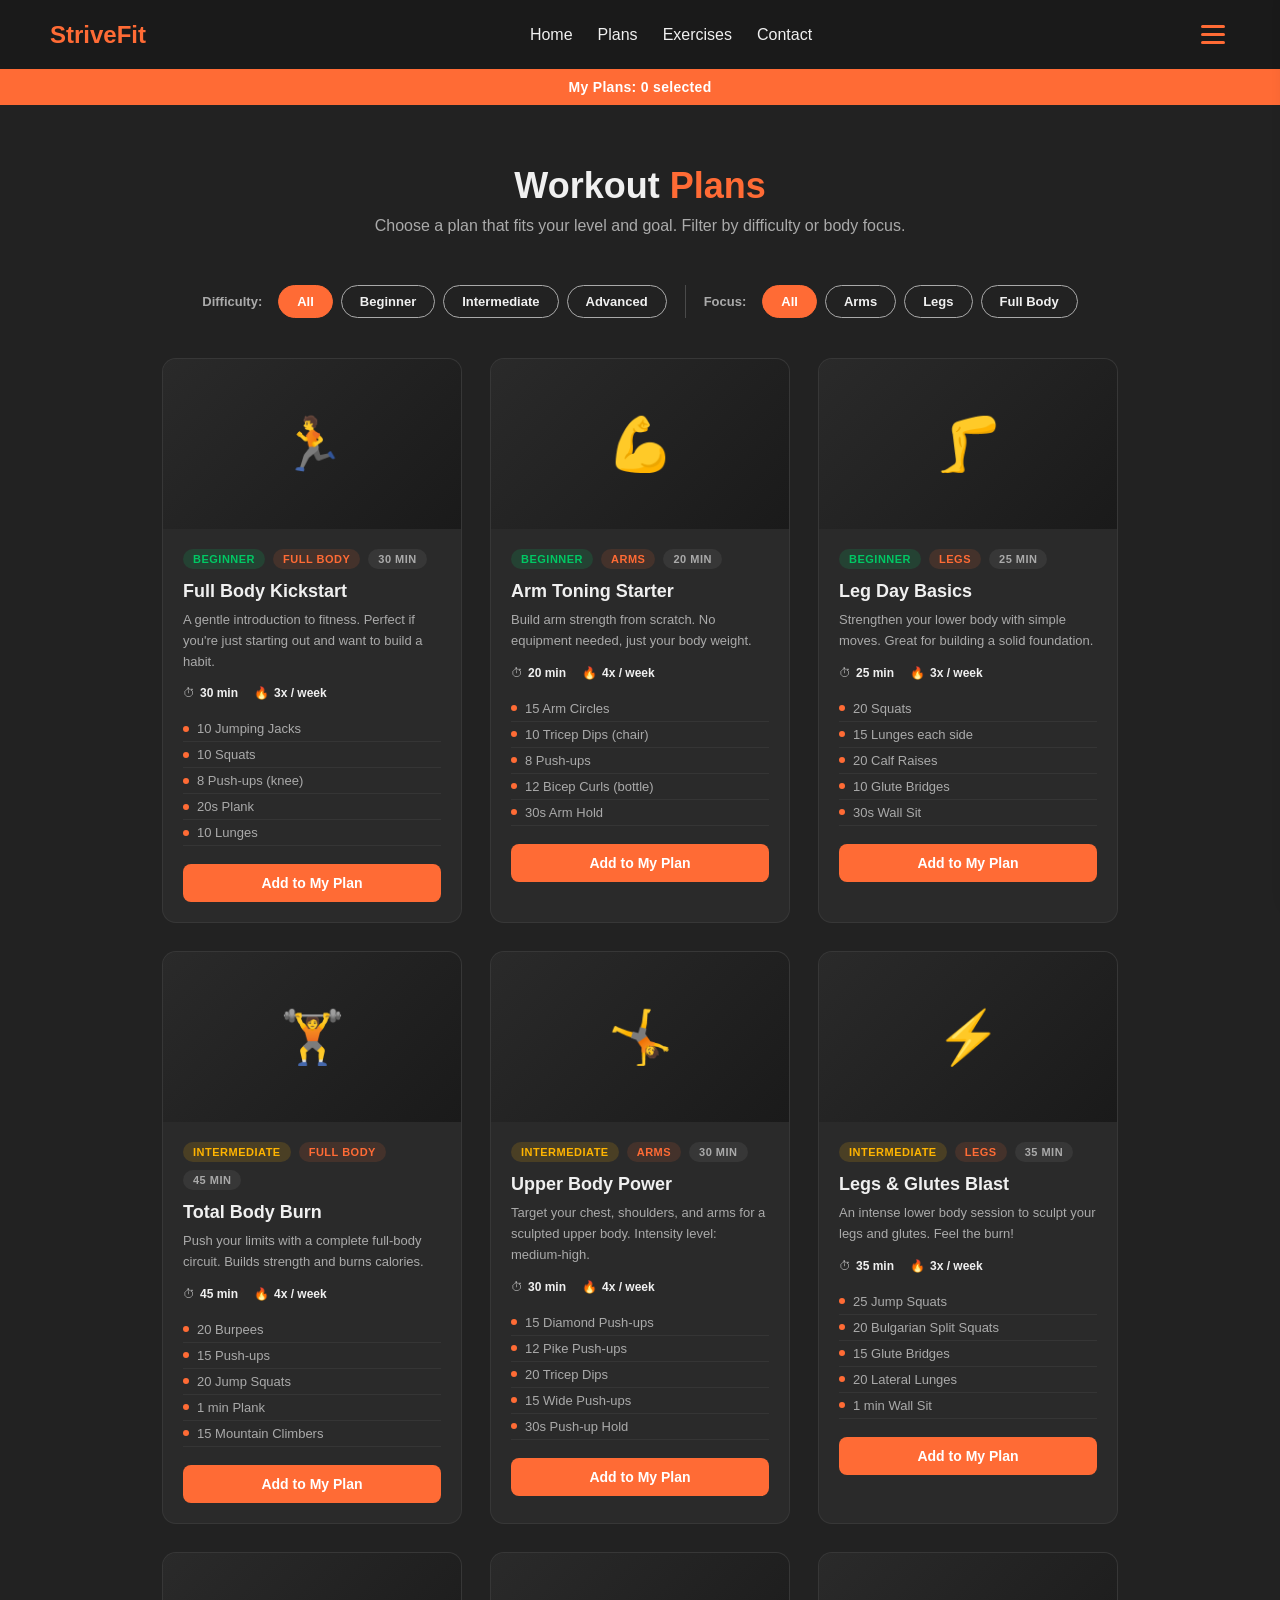
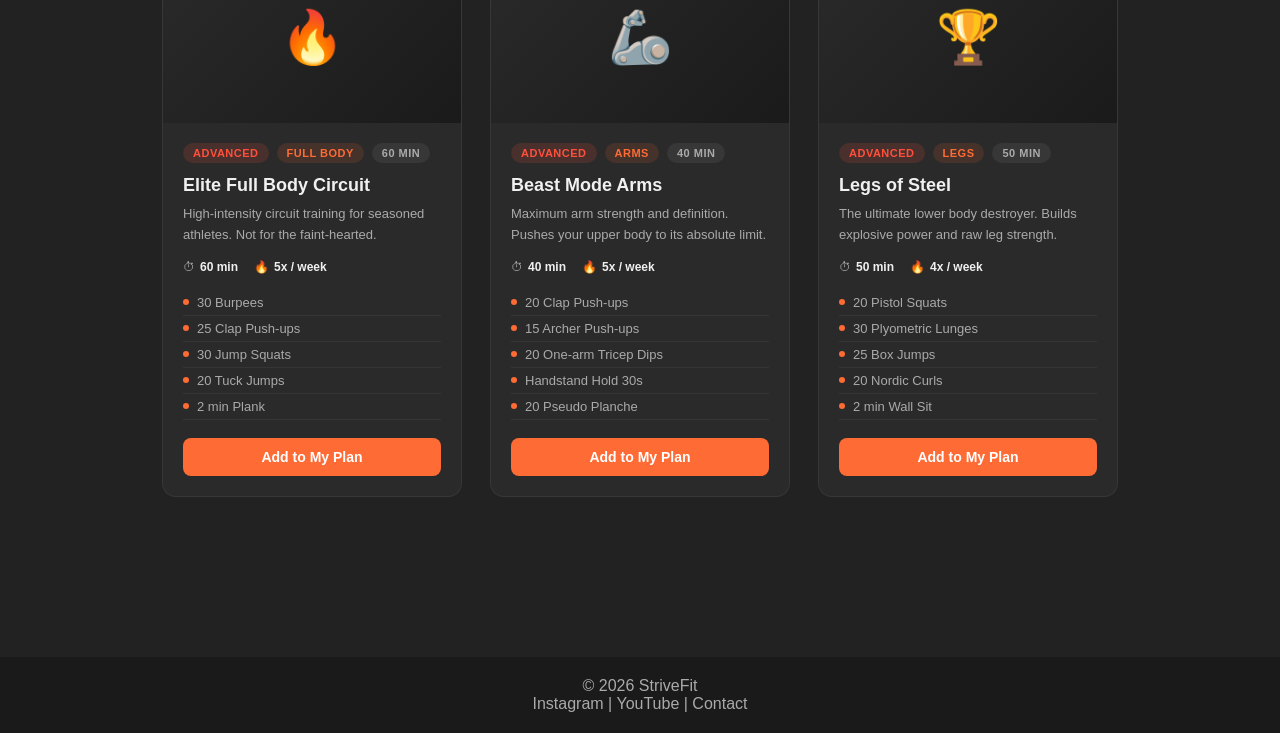
<file: workout-plans.html>
<!DOCTYPE html>
<html lang="en">
<head>
  <meta charset="UTF-8">
  <meta name="viewport" content="width=device-width, initial-scale=1.0">
  <title>Workout Plans - StriveFit</title>
  <link rel="stylesheet" href="style.css">
  <style>
    .plans-hero {
      padding: 60px 20px 30px;
      text-align: center;
    }
    .plans-hero h2 {
      font-size: 36px;
      margin-bottom: 10px;
    }
    .plans-hero p {
      color: var(--muted-text);
      font-size: 16px;
    }

    /* Filter Bar */
    .filter-bar {
      display: flex;
      justify-content: center;
      flex-wrap: wrap;
      gap: 12px;
      padding: 20px;
      margin-bottom: 10px;
    }

    .filter-group {
      display: flex;
      gap: 8px;
      flex-wrap: wrap;
      justify-content: center;
    }

    .filter-label {
      font-size: 13px;
      color: var(--muted-text);
      align-self: center;
      font-weight: 600;
      margin-right: 4px;
    }

    .filter-btn {
      padding: 8px 18px;
      border-radius: 20px;
      border: 1.5px solid var(--muted-text);
      background: none;
      color: var(--text-color);
      font-size: 13px;
      font-weight: 600;
      cursor: pointer;
      transition: all 0.2s;
    }

    .filter-btn:hover {
      border-color: var(--accent-color);
      color: var(--accent-color);
    }

    .filter-btn.active {
      background: var(--accent-color);
      border-color: var(--accent-color);
      color: #fff;
    }

    .filter-divider {
      width: 1px;
      background: var(--muted-text);
      opacity: 0.3;
      margin: 0 6px;
    }

    /* Plans Grid */
    .plans-grid {
      display: flex;
      flex-wrap: wrap;
      justify-content: center;
      gap: 28px;
      padding: 10px 40px 80px;
    }

    /* Plan Card */
    .plan-card {
      background: var(--card-bg);
      border-radius: 14px;
      width: 300px;
      overflow: hidden;
      transition: transform 0.3s, opacity 0.3s;
      border: 1.5px solid rgba(255,255,255,0.06);
    }

    .light .plan-card {
      border: 1.5px solid rgba(0,0,0,0.07);
    }

    .plan-card:hover {
      transform: translateY(-6px);
    }

    .plan-card.hidden {
      display: none;
    }

    .plan-img {
      width: 100%;
      height: 170px;
      object-fit: cover;
      display: block;
      background: #333;
    }

    .plan-img-placeholder {
      width: 100%;
      height: 170px;
      display: flex;
      align-items: center;
      justify-content: center;
      font-size: 52px;
      background: linear-gradient(135deg, #2a2a2a, #1a1a1a);
    }

    .light .plan-img-placeholder {
      background: linear-gradient(135deg, #ececec, #e0e0e0);
    }

    .plan-body {
      padding: 20px;
      text-align: left;
    }

    .plan-tags {
      display: flex;
      gap: 8px;
      margin-bottom: 12px;
      flex-wrap: wrap;
    }

    .tag {
      font-size: 11px;
      font-weight: 700;
      padding: 4px 10px;
      border-radius: 20px;
      text-transform: uppercase;
      letter-spacing: 0.5px;
    }

    .tag-beginner   { background: rgba(0, 200, 100, 0.15); color: #00c864; }
    .tag-intermediate { background: rgba(255, 180, 0, 0.15); color: #ffb400; }
    .tag-advanced   { background: rgba(255, 80, 60, 0.15); color: #ff503c; }
    .tag-focus      { background: rgba(255, 107, 53, 0.12); color: var(--accent-color); }
    .tag-duration   { background: rgba(150, 150, 150, 0.12); color: var(--muted-text); }

    .plan-body h3 {
      font-size: 18px;
      margin-bottom: 8px;
      color: var(--text-color);
    }

    .plan-body p {
      font-size: 13px;
      color: var(--muted-text);
      line-height: 1.6;
      margin-bottom: 14px;
    }

    .plan-meta {
      display: flex;
      gap: 16px;
      margin-bottom: 16px;
    }

    .plan-meta span {
      font-size: 12px;
      color: var(--muted-text);
      display: flex;
      align-items: center;
      gap: 5px;
    }

    .plan-meta span strong {
      color: var(--text-color);
    }

    .exercise-list {
      list-style: none;
      padding: 0;
      margin-bottom: 18px;
    }

    .exercise-list li {
      font-size: 13px;
      color: var(--muted-text);
      padding: 5px 0;
      border-bottom: 1px solid rgba(255,255,255,0.05);
      display: flex;
      align-items: center;
      gap: 8px;
    }

    .light .exercise-list li {
      border-bottom: 1px solid rgba(0,0,0,0.06);
    }

    .exercise-list li::before {
      content: '';
      width: 6px;
      height: 6px;
      border-radius: 50%;
      background: var(--accent-color);
      flex-shrink: 0;
    }

    .plan-btn {
      width: 100%;
      padding: 11px;
      background: var(--accent-color);
      color: #fff;
      border: none;
      border-radius: 8px;
      font-size: 14px;
      font-weight: 700;
      cursor: pointer;
      transition: background 0.2s;
    }

    .plan-btn:hover {
      background: #e05520;
    }

    .plan-btn.added {
      background: #00c864;
    }

    /* No results */
    .no-results {
      text-align: center;
      color: var(--muted-text);
      font-size: 16px;
      padding: 60px 20px;
      display: none;
      width: 100%;
    }

    .no-results.visible {
      display: block;
    }
    /* Difficulty bar */
.difficulty-bar-wrap {
  margin-bottom: 14px;
}
.difficulty-bar-wrap label {
  font-size: 11px;
  color: var(--muted-text);
  display: flex;
  justify-content: space-between;
  margin-bottom: 5px;
}
.difficulty-bar {
  height: 5px;
  border-radius: 10px;
  background: rgba(255,255,255,0.1);
  overflow: hidden;
}
.light .difficulty-bar {
  background: rgba(0,0,0,0.08);
}
.difficulty-fill {
  height: 100%;
  border-radius: 10px;
  background: var(--accent-color);
  transition: width 0.6s ease;
}

/* Calories badge */
.calories-badge {
  display: inline-block;
  font-size: 11px;
  font-weight: 700;
  padding: 3px 10px;
  border-radius: 20px;
  background: rgba(255,107,53,0.12);
  color: var(--accent-color);
  margin-bottom: 12px;
}

/* My Plans counter */
.my-plans-bar {
  position: sticky;
  top: 65px;
  z-index: 90;
  background: var(--accent-color);
  color: #fff;
  text-align: center;
  padding: 10px 20px;
  font-size: 14px !important;
  font-weight: 700;
  letter-spacing: 0.3px;
  transition: background 0.3s;
  transform: none !important;
}
  </style>
</head>
<body>

<!-- Navbar -->
<nav>
  <h1>StriveFit</h1>
<ul id="nav-links">
  <li><a href="index.html">Home</a></li>
  <li><a href="workout-plans.html">Plans</a></li>
  <li><a href="exercises.html">Exercises</a></li>
  <li><a href="contact.html">Contact</a></li>
</ul>
  <button id="menu-btn">
    <span></span><span></span><span></span>
  </button>
</nav>
<div class="my-plans-bar">
  My Plans: <span id="my-plan-count">0</span> selected
</div>

<!-- Overlay -->
<div id="overlay"></div>

<!-- Side Panel -->
<div id="side-panel">
  <ul class="panel-menu">
    <li><a href="index.html">Home</a></li>
    <li><button id="policy-btn">Policy</button></li>
    <li>
      <div class="theme-row">
        <span>Theme</span>
        <button class="theme-btn" id="light-btn" title="Light">☀️</button>
        <button class="theme-btn" id="dark-btn" title="Dark">🌙</button>
      </div>
    </li>
    <li>
      <div class="account-section">
        <button class="account-toggle" id="account-btn">Account</button>
        <div class="account-details" id="account-details">
          <div class="user-icon">👤</div>
          <p>Email: <span>307naeco16@gmail.com</span></p>
          <p>Mobile: <span>+91 8580513002</span></p>
        </div>
      </div>
    </li>
  </ul>
</div>

<!-- Policy Popup -->
<div id="policy-popup">
  <div class="policy-box">
    <button class="policy-close" id="policy-close">✕</button>
    <h2>Privacy Policy</h2>
    <p>At StriveFit, we are committed to safeguarding the privacy and security of our website visitors and users. This Privacy Policy outlines the information we collect, how we use and protect it, and your rights regarding your personal data.</p>
    <p>By accessing or using our website, you agree to the terms of this Privacy Policy.</p>
    <h3>Information Collection and Use</h3>
    <p>We may collect personally identifiable information (PII) such as your name, email address, phone number, postal address, and date of birth when you register, fill out forms, or contact us.</p>
    <p>We use this information to:</p>
    <ul>
      <li>Provide and improve our services and website functionality.</li>
      <li>Respond to your inquiries and communicate with you.</li>
      <li>Send promotional materials or newsletters (only if you consent).</li>
      <li>Monitor and analyze website usage to enhance user experience.</li>
    </ul>
    <h3>Cookies and Similar Technologies</h3>
    <p>We use cookies and similar technologies to collect information about your interaction with our website. You can manage your cookie preferences through your browser settings.</p>
    <h3>Data Security</h3>
    <p>We implement appropriate security measures to protect your personal information. Despite our efforts, no internet transmission is completely secure.</p>
    <h3>Data Sharing and Disclosure</h3>
    <p>We do not sell, trade, or rent your PII to third parties. We may share your information with trusted service providers bound by confidentiality agreements.</p>
    <h3>Children's Privacy</h3>
    <p>Our website is not intended for children under the age of 16.</p>
    <h3>Your Rights</h3>
    <p>You have the right to access, correct, update, or delete the personal information we hold.</p>
    <h3>Contact Us</h3>
    <p>If you have any questions, please feel free to mail us at: <span style="color:var(--accent-color)">307naeco16@gmail.com</span></p>
  </div>
</div>

<!-- Hero -->
<section class="plans-hero">
  <h2>Workout <span style="color:var(--accent-color)">Plans</span></h2>
  <p>Choose a plan that fits your level and goal. Filter by difficulty or body focus.</p>
</section>

<!-- Filter Bar -->
<div class="filter-bar">
  <span class="filter-label">Difficulty:</span>
  <div class="filter-group">
    <button class="filter-btn active" data-filter-diff="all">All</button>
    <button class="filter-btn" data-filter-diff="beginner">Beginner</button>
    <button class="filter-btn" data-filter-diff="intermediate">Intermediate</button>
    <button class="filter-btn" data-filter-diff="advanced">Advanced</button>
  </div>
  <div class="filter-divider"></div>
  <span class="filter-label">Focus:</span>
  <div class="filter-group">
    <button class="filter-btn active" data-filter-focus="all">All</button>
    <button class="filter-btn" data-filter-focus="arms">Arms</button>
    <button class="filter-btn" data-filter-focus="legs">Legs</button>
    <button class="filter-btn" data-filter-focus="fullbody">Full Body</button>
  </div>
</div>

<!-- Plans Grid -->
<div class="plans-grid" id="plans-grid">
  <p class="no-results" id="no-results">No plans match your filters. Try a different combination.</p>

  <!-- Card 1 -->
  <div class="plan-card" data-diff="beginner" data-focus="fullbody">
    <div class="plan-img-placeholder">🏃</div>
    <div class="plan-body">
      <div class="plan-tags">
        <span class="tag tag-beginner">Beginner</span>
        <span class="tag tag-focus">Full Body</span>
        <span class="tag tag-duration">30 min</span>
      </div>
      <h3>Full Body Kickstart</h3>
      <p>A gentle introduction to fitness. Perfect if you're just starting out and want to build a habit.</p>
      <div class="plan-meta">
        <span>⏱ <strong>30 min</strong></span>
        <span>🔥 <strong>3x / week</strong></span>
      </div>
      <ul class="exercise-list">
        <li>10 Jumping Jacks</li>
        <li>10 Squats</li>
        <li>8 Push-ups (knee)</li>
        <li>20s Plank</li>
        <li>10 Lunges</li>
      </ul>
      <button class="plan-btn" onclick="addPlan(this)">Add to My Plan</button>
    </div>
  </div>

  <!-- Card 2 -->
  <div class="plan-card" data-diff="beginner" data-focus="arms">
    <div class="plan-img-placeholder">💪</div>
    <div class="plan-body">
      <div class="plan-tags">
        <span class="tag tag-beginner">Beginner</span>
        <span class="tag tag-focus">Arms</span>
        <span class="tag tag-duration">20 min</span>
      </div>
      <h3>Arm Toning Starter</h3>
      <p>Build arm strength from scratch. No equipment needed, just your body weight.</p>
      <div class="plan-meta">
        <span>⏱ <strong>20 min</strong></span>
        <span>🔥 <strong>4x / week</strong></span>
      </div>
      <ul class="exercise-list">
        <li>15 Arm Circles</li>
        <li>10 Tricep Dips (chair)</li>
        <li>8 Push-ups</li>
        <li>12 Bicep Curls (bottle)</li>
        <li>30s Arm Hold</li>
      </ul>
      <button class="plan-btn" onclick="addPlan(this)">Add to My Plan</button>
    </div>
  </div>

  <!-- Card 3 -->
  <div class="plan-card" data-diff="beginner" data-focus="legs">
    <div class="plan-img-placeholder">🦵</div>
    <div class="plan-body">
      <div class="plan-tags">
        <span class="tag tag-beginner">Beginner</span>
        <span class="tag tag-focus">Legs</span>
        <span class="tag tag-duration">25 min</span>
      </div>
      <h3>Leg Day Basics</h3>
      <p>Strengthen your lower body with simple moves. Great for building a solid foundation.</p>
      <div class="plan-meta">
        <span>⏱ <strong>25 min</strong></span>
        <span>🔥 <strong>3x / week</strong></span>
      </div>
      <ul class="exercise-list">
        <li>20 Squats</li>
        <li>15 Lunges each side</li>
        <li>20 Calf Raises</li>
        <li>10 Glute Bridges</li>
        <li>30s Wall Sit</li>
      </ul>
      <button class="plan-btn" onclick="addPlan(this)">Add to My Plan</button>
    </div>
  </div>

  <!-- Card 4 -->
  <div class="plan-card" data-diff="intermediate" data-focus="fullbody">
    <div class="plan-img-placeholder">🏋️</div>
    <div class="plan-body">
      <div class="plan-tags">
        <span class="tag tag-intermediate">Intermediate</span>
        <span class="tag tag-focus">Full Body</span>
        <span class="tag tag-duration">45 min</span>
      </div>
      <h3>Total Body Burn</h3>
      <p>Push your limits with a complete full-body circuit. Builds strength and burns calories.</p>
      <div class="plan-meta">
        <span>⏱ <strong>45 min</strong></span>
        <span>🔥 <strong>4x / week</strong></span>
      </div>
      <ul class="exercise-list">
        <li>20 Burpees</li>
        <li>15 Push-ups</li>
        <li>20 Jump Squats</li>
        <li>1 min Plank</li>
        <li>15 Mountain Climbers</li>
      </ul>
      <button class="plan-btn" onclick="addPlan(this)">Add to My Plan</button>
    </div>
  </div>

  <!-- Card 5 -->
  <div class="plan-card" data-diff="intermediate" data-focus="arms">
    <div class="plan-img-placeholder">🤸</div>
    <div class="plan-body">
      <div class="plan-tags">
        <span class="tag tag-intermediate">Intermediate</span>
        <span class="tag tag-focus">Arms</span>
        <span class="tag tag-duration">30 min</span>
      </div>
      <h3>Upper Body Power</h3>
      <p>Target your chest, shoulders, and arms for a sculpted upper body. Intensity level: medium-high.</p>
      <div class="plan-meta">
        <span>⏱ <strong>30 min</strong></span>
        <span>🔥 <strong>4x / week</strong></span>
      </div>
      <ul class="exercise-list">
        <li>15 Diamond Push-ups</li>
        <li>12 Pike Push-ups</li>
        <li>20 Tricep Dips</li>
        <li>15 Wide Push-ups</li>
        <li>30s Push-up Hold</li>
      </ul>
      <button class="plan-btn" onclick="addPlan(this)">Add to My Plan</button>
    </div>
  </div>

  <!-- Card 6 -->
  <div class="plan-card" data-diff="intermediate" data-focus="legs">
    <div class="plan-img-placeholder">⚡</div>
    <div class="plan-body">
      <div class="plan-tags">
        <span class="tag tag-intermediate">Intermediate</span>
        <span class="tag tag-focus">Legs</span>
        <span class="tag tag-duration">35 min</span>
      </div>
      <h3>Legs & Glutes Blast</h3>
      <p>An intense lower body session to sculpt your legs and glutes. Feel the burn!</p>
      <div class="plan-meta">
        <span>⏱ <strong>35 min</strong></span>
        <span>🔥 <strong>3x / week</strong></span>
      </div>
      <ul class="exercise-list">
        <li>25 Jump Squats</li>
        <li>20 Bulgarian Split Squats</li>
        <li>15 Glute Bridges</li>
        <li>20 Lateral Lunges</li>
        <li>1 min Wall Sit</li>
      </ul>
      <button class="plan-btn" onclick="addPlan(this)">Add to My Plan</button>
    </div>
  </div>

  <!-- Card 7 -->
  <div class="plan-card" data-diff="advanced" data-focus="fullbody">
    <div class="plan-img-placeholder">🔥</div>
    <div class="plan-body">
      <div class="plan-tags">
        <span class="tag tag-advanced">Advanced</span>
        <span class="tag tag-focus">Full Body</span>
        <span class="tag tag-duration">60 min</span>
      </div>
      <h3>Elite Full Body Circuit</h3>
      <p>High-intensity circuit training for seasoned athletes. Not for the faint-hearted.</p>
      <div class="plan-meta">
        <span>⏱ <strong>60 min</strong></span>
        <span>🔥 <strong>5x / week</strong></span>
      </div>
      <ul class="exercise-list">
        <li>30 Burpees</li>
        <li>25 Clap Push-ups</li>
        <li>30 Jump Squats</li>
        <li>20 Tuck Jumps</li>
        <li>2 min Plank</li>
      </ul>
      <button class="plan-btn" onclick="addPlan(this)">Add to My Plan</button>
    </div>
  </div>

  <!-- Card 8 -->
  <div class="plan-card" data-diff="advanced" data-focus="arms">
    <div class="plan-img-placeholder">🦾</div>
    <div class="plan-body">
      <div class="plan-tags">
        <span class="tag tag-advanced">Advanced</span>
        <span class="tag tag-focus">Arms</span>
        <span class="tag tag-duration">40 min</span>
      </div>
      <h3>Beast Mode Arms</h3>
      <p>Maximum arm strength and definition. Pushes your upper body to its absolute limit.</p>
      <div class="plan-meta">
        <span>⏱ <strong>40 min</strong></span>
        <span>🔥 <strong>5x / week</strong></span>
      </div>
      <ul class="exercise-list">
        <li>20 Clap Push-ups</li>
        <li>15 Archer Push-ups</li>
        <li>20 One-arm Tricep Dips</li>
        <li>Handstand Hold 30s</li>
        <li>20 Pseudo Planche</li>
      </ul>
      <button class="plan-btn" onclick="addPlan(this)">Add to My Plan</button>
    </div>
  </div>

  <!-- Card 9 -->
  <div class="plan-card" data-diff="advanced" data-focus="legs">
    <div class="plan-img-placeholder">🏆</div>
    <div class="plan-body">
      <div class="plan-tags">
        <span class="tag tag-advanced">Advanced</span>
        <span class="tag tag-focus">Legs</span>
        <span class="tag tag-duration">50 min</span>
      </div>
      <h3>Legs of Steel</h3>
      <p>The ultimate lower body destroyer. Builds explosive power and raw leg strength.</p>
      <div class="plan-meta">
        <span>⏱ <strong>50 min</strong></span>
        <span>🔥 <strong>4x / week</strong></span>
      </div>
      <ul class="exercise-list">
        <li>20 Pistol Squats</li>
        <li>30 Plyometric Lunges</li>
        <li>25 Box Jumps</li>
        <li>20 Nordic Curls</li>
        <li>2 min Wall Sit</li>
      </ul>
      <button class="plan-btn" onclick="addPlan(this)">Add to My Plan</button>
    </div>
  </div>

</div>

<footer>
  <p>© 2026 StriveFit</p>
  <p>
    <a href="#">Instagram</a> |
    <a href="#">YouTube</a> |
    <a href="#">Contact</a>
  </p>
</footer>


<script>
// ---- script.js logic (copied so theme works here too) ----
const menuBtn = document.getElementById("menu-btn");
const sidePanel = document.getElementById("side-panel");
const overlay = document.getElementById("overlay");

const savedTheme = localStorage.getItem("strivefit-theme");
if (savedTheme === "light") {
  document.body.classList.add("light");
  document.getElementById("light-btn").classList.add("active");
} else {
  document.getElementById("dark-btn").classList.add("active");
}

menuBtn.addEventListener("click", () => {
  sidePanel.classList.toggle("open");
  overlay.classList.toggle("active");
});

overlay.addEventListener("click", () => {
  sidePanel.classList.remove("open");
  overlay.classList.remove("active");
  document.getElementById("account-details").classList.remove("open");
});

const policyBtn = document.getElementById("policy-btn");
const policyPopup = document.getElementById("policy-popup");
const policyClose = document.getElementById("policy-close");

policyBtn.addEventListener("click", () => {
  policyPopup.classList.add("open");
  sidePanel.classList.remove("open");
  overlay.classList.remove("active");
});

policyClose.addEventListener("click", () => {
  policyPopup.classList.remove("open");
});

policyPopup.addEventListener("click", (e) => {
  if (e.target === policyPopup) policyPopup.classList.remove("open");
});

const lightBtn = document.getElementById("light-btn");
const darkBtn = document.getElementById("dark-btn");

lightBtn.addEventListener("click", () => {
  document.body.classList.add("light");
  lightBtn.classList.add("active");
  darkBtn.classList.remove("active");
  localStorage.setItem("strivefit-theme", "light");
});

darkBtn.addEventListener("click", () => {
  document.body.classList.remove("light");
  darkBtn.classList.add("active");
  lightBtn.classList.remove("active");
  localStorage.setItem("strivefit-theme", "dark");
});

document.getElementById("account-btn").addEventListener("click", () => {
  document.getElementById("account-details").classList.toggle("open");
});

// ---- Workout Plans page logic ----
let activeDiff = 'all';
let activeFocus = 'all';

document.querySelectorAll('[data-filter-diff]').forEach(btn => {
  btn.addEventListener('click', () => {
    document.querySelectorAll('[data-filter-diff]').forEach(b => b.classList.remove('active'));
    btn.classList.add('active');
    activeDiff = btn.dataset.filterDiff;
    applyFilters();
  });
});

document.querySelectorAll('[data-filter-focus]').forEach(btn => {
  btn.addEventListener('click', () => {
    document.querySelectorAll('[data-filter-focus]').forEach(b => b.classList.remove('active'));
    btn.classList.add('active');
    activeFocus = btn.dataset.filterFocus;
    applyFilters();
  });
});

function applyFilters() {
  const cards = document.querySelectorAll('.plan-card');
  let visible = 0;
  cards.forEach(card => {
    const diffMatch = activeDiff === 'all' || card.dataset.diff === activeDiff;
    const focusMatch = activeFocus === 'all' || card.dataset.focus === activeFocus;
    if (diffMatch && focusMatch) {
      card.classList.remove('hidden');
      visible++;
    } else {
      card.classList.add('hidden');
    }
  });
  document.getElementById('no-results').classList.toggle('visible', visible === 0);
}

let myPlanCount = 0;

function addPlan(btn) {
  if (btn.classList.contains('added')) {
    btn.textContent = 'Add to My Plan';
    btn.classList.remove('added');
    myPlanCount--;
  } else {
    btn.textContent = '✓ Added!';
    btn.classList.add('added');
    myPlanCount++;
  }
  document.getElementById('my-plan-count').textContent = myPlanCount;
}
</script>
</body>
</html>
</file>
<file: style.css>
:root {
  --bg-color: #222222;
  --text-color: #f0f0f0;
  --nav-bg: #1a1a1a;
  --card-bg: #2a2a2a;
  --accent-color: #ff6b35;
  --button-bg: #ff6b35;
  --button-text: #ffffff;
  --sidebar-bg: #1a1a1a;
  --muted-text: #aaaaaa;
}

.light {
  --bg-color: #ffffff;
  --text-color: #1a1a1a;
  --nav-bg: #f5f5f5;
  --card-bg: #f9f9f9;
  --accent-color: #ff6b35;
  --button-bg: #ff6b35;
  --button-text: #ffffff;
  --sidebar-bg: #f5f5f5;
  --muted-text: #666666;
}

* {
  margin: 0;
  padding: 0;
  box-sizing: border-box;
  font-family: Arial, sans-serif;
}

body {
  background-color: var(--bg-color);
  color: var(--text-color);
  text-align: center;
  transition: background-color 0.4s, color 0.4s;
}

/* Navbar */
nav {
  position: sticky;
  top: 0;
  z-index: 999;
  display: flex;
  justify-content: space-between;
  align-items: center;
  padding: 20px 50px;
  background: var(--nav-bg);
  transition: background 0.4s;
}

nav h1 {
  color: var(--accent-color);
}

nav ul {
  list-style: none;
  display: flex;
  gap: 25px;
}

nav a {
  color: var(--text-color);
  text-decoration: none;
  transition: color 0.3s;
}

nav a:hover {
  color: var(--accent-color);
}

/* Hamburger Button */
#menu-btn {
  display: flex;
  flex-direction: column;
  gap: 5px;
  cursor: pointer;
  background: none;
  border: none;
  padding: 5px;
}

#menu-btn span {
  display: block;
  width: 24px;
  height: 3px;
  background: var(--accent-color);
  border-radius: 2px;
  transition: background 0.3s;
}

/* Side Panel */
#side-panel {
  position: fixed;
  top: 0;
  right: -320px;
  width: 300px;
  height: 100%;
  background: var(--sidebar-bg);
  color: var(--text-color);
  box-shadow: -4px 0 20px rgba(0,0,0,0.4);
  transition: right 0.3s ease, background 0.4s, color 0.4s;
  z-index: 1000;
  display: flex;
  flex-direction: column;
}

#side-panel.open {
  right: 0;
}

/* Overlay */
#overlay {
  display: none;
  position: fixed;
  inset: 0;
  background: rgba(0,0,0,0.5);
  z-index: 999;
}

#overlay.active {
  display: block;
}

/* Panel Menu Items */
.panel-menu {
  list-style: none;
  margin-top: 60px;
  padding: 0;
}

.panel-menu li {
  border-bottom: 1px solid rgba(255,255,255,0.08);
}

.light .panel-menu li {
  border-bottom: 1px solid rgba(0,0,0,0.08);
}

.panel-menu li a,
.panel-menu li button {
  display: block;
  width: 100%;
  text-align: left;
  padding: 18px 30px;
  font-size: 16px;
  font-weight: 600;
  color: var(--text-color);
  background: none;
  border: none;
  cursor: pointer;
  text-decoration: none;
  transition: color 0.2s, background 0.2s;
}

.panel-menu li a:hover,
.panel-menu li button:hover {
  color: var(--accent-color);
  background: rgba(255,107,53,0.08);
}

/* Policy Popup */
#policy-popup {
  display: none;
  position: fixed;
  inset: 0;
  background: rgba(0,0,0,0.7);
  z-index: 2000;
  overflow-y: auto;
  padding: 40px 20px;
}

#policy-popup.open {
  display: block;
}

.policy-box {
  background: var(--card-bg);
  color: var(--text-color);
  max-width: 700px;
  margin: 0 auto;
  border-radius: 12px;
  padding: 40px;
  text-align: left;
  position: relative;
}

.policy-box h2 {
  color: var(--accent-color);
  margin-bottom: 20px;
  font-size: 24px;
}

.policy-box h3 {
  color: var(--accent-color);
  margin: 20px 0 8px;
  font-size: 16px;
}

.policy-box p, .policy-box li {
  font-size: 14px;
  line-height: 1.7;
  color: var(--muted-text);
  margin-bottom: 10px;
}

.policy-box ul {
  padding-left: 20px;
  margin-bottom: 12px;
}

.policy-close {
  position: absolute;
  top: 16px;
  right: 20px;
  font-size: 24px;
  background: none;
  border: none;
  cursor: pointer;
  color: var(--muted-text);
}

.policy-close:hover {
  color: var(--accent-color);
}

/* Theme Toggle Row */
.theme-row {
  display: flex;
  gap: 12px;
  padding: 18px 30px;
  border-bottom: 1px solid rgba(255,255,255,0.08);
  align-items: center;
}

.light .theme-row {
  border-bottom: 1px solid rgba(0,0,0,0.08);
}

.theme-row span {
  font-size: 16px;
  font-weight: 600;
  color: var(--text-color);
  flex: 1;
}

.theme-btn {
  background: var(--card-bg);
  border: 1.5px solid var(--accent-color);
  color: var(--text-color);
  border-radius: 8px;
  padding: 6px 12px;
  font-size: 18px;
  cursor: pointer;
  transition: background 0.2s;
}

.theme-btn:hover, .theme-btn.active {
  background: var(--accent-color);
}

/* Account Panel */
.account-section {
    padding: 18px 30px;
    border-bottom: 1px solid rgba(255,255,255,0.08);
    width: 100%;
    box-sizing: border-box;
}

.light .account-section {
    border-bottom: 1px solid rgba(0,0,0,0.08);
}

.account-toggle {
    display: flex;
    align-items: center;
    justify-content: flex-start;
    gap: 12px;
    width: 100%;
    background: none;
    border: none;
    cursor: pointer;
    color: var(--text-color);
    font-size: 16px;
    font-weight: 600;
    text-align: left;
    padding: 0;
    margin: 0;
    transition: color 0.2s;
}

.account-toggle:hover {
  color: var(--accent-color);
}

.account-details {
  display: none;
  margin-top: 16px;
  background: var(--bg-color);
  border-radius: 10px;
  padding: 16px;
  text-align: center;
}

.account-details.open {
  display: block;
}

.user-icon {
  width: 56px;
  height: 56px;
  border-radius: 50%;
  background: var(--accent-color);
  display: flex;
  align-items: center;
  justify-content: center;
  font-size: 26px;
  margin: 0 auto 14px;
}

.account-details p {
  font-size: 13px;
  color: var(--muted-text);
  margin-bottom: 6px;
  text-align: left;
}

.account-details p span {
  color: var(--text-color);
  font-weight: 600;
}

/* Hero */
.hero {
  margin-top: 80px;
}

.hero h2 {
  font-size: 40px;
  margin-bottom: 15px;
}

.hero span {
  color: var(--accent-color);
}

.hero p {
  color: var(--muted-text);
  margin-bottom: 25px;
}

.hero button {
  padding: 12px 25px;
  border: none;
  background: var(--button-bg);
  color: var(--button-text);
  font-weight: bold;
  border-radius: 6px;
  cursor: pointer;
  transition: background 0.3s;
}

.hero button:hover {
  background: #e05520;
}

/* Feature Cards (Home Page) */
.features {
  display: flex;
  justify-content: center;
  gap: 28px;
  margin-top: 80px;
  padding: 0 20px;
  flex-wrap: wrap;
}

.feature-card {
  background: var(--card-bg);
  border-radius: 16px;
  padding: 32px 26px;
  width: 260px;
  text-align: left;
  border: 1.5px solid rgba(255,255,255,0.06);
  transition: transform 0.3s, box-shadow 0.3s;
  display: flex;
  flex-direction: column;
  gap: 10px;
}

.light .feature-card {
  border-color: rgba(0,0,0,0.07);
}

.feature-card:hover {
  transform: translateY(-8px);
  box-shadow: 0 20px 50px rgba(0,0,0,0.2);
}

.feature-icon {
  font-size: 36px;
  margin-bottom: 6px;
}
.card {
  background: var(--card-bg);
  padding: 25px;
  border-radius: 10px;
  width: 220px;
  transition: background 0.3s, color 0.3s;
}


.feature-card h3 {
  font-size: 18px;
  font-weight: 700;
  color: var(--accent-color);
  margin: 0;
}

.feature-card p {
  font-size: 13px;
  color: var(--muted-text);
  line-height: 1.6;
  margin: 0;
  flex: 1;
}

.feature-btn {
  display: inline-block;
  margin-top: 10px;
  padding: 10px 18px;
  background: var(--accent-color);
  color: #fff;
  border-radius: 8px;
  font-size: 13px;
  font-weight: 700;
  text-decoration: none;
  transition: background 0.2s;
  text-align: center;
}

.feature-btn:hover {
  background: #e05520;
}


/* Why Us */
.why-us {
  margin-top: 80px;
  padding: 50px 20px;
  background: var(--card-bg);
}

.why-us h2 {
  font-size: 36px;
  margin-bottom: 30px;
}

.why-cards {
  display: flex;
  justify-content: center;
  gap: 30px;
  flex-wrap: wrap;
}

.why-cards .card {
  width: 250px;
  transition: transform 0.3s;
}

.why-cards .card:hover {
  transform: translateY(-10px);
}

/* Testimonials */
.testimonials {
  margin-top: 80px;
  padding: 50px 20px;
  background: var(--card-bg);
}

.testimonials h2 {
  font-size: 36px;
  margin-bottom: 30px;
}

.testimonial-cards {
  display: flex;
  justify-content: center;
  gap: 30px;
  flex-wrap: wrap;
}

.testimonial-cards .card {
  width: 300px;
  font-style: italic;
}

/* Join Us */
.join-us {
  margin: 80px 0;
  padding: 50px 20px;
  background: var(--accent-color);
  color: white;
}

.join-us button {
  padding: 12px 25px;
  border: none;
  background: white;
  color: var(--accent-color);
  font-weight: bold;
  border-radius: 6px;
  cursor: pointer;
  margin-top: 20px;
}

.join-us button:hover {
  background: #f0f0f0;
}

/* Footer */
footer {
  margin-top: 80px;
  padding: 20px;
  background: var(--nav-bg);
  color: var(--muted-text);
  transition: background 0.4s;
}

footer a {
  color: var(--muted-text);
  text-decoration: none;
}

footer a:hover {
  color: var(--accent-color);
}
nav a.active-link {
  color: var(--accent-color);
  font-weight: 700;
  border-bottom: 2px solid var(--accent-color);
  padding-bottom: 2px;
}
</file>
